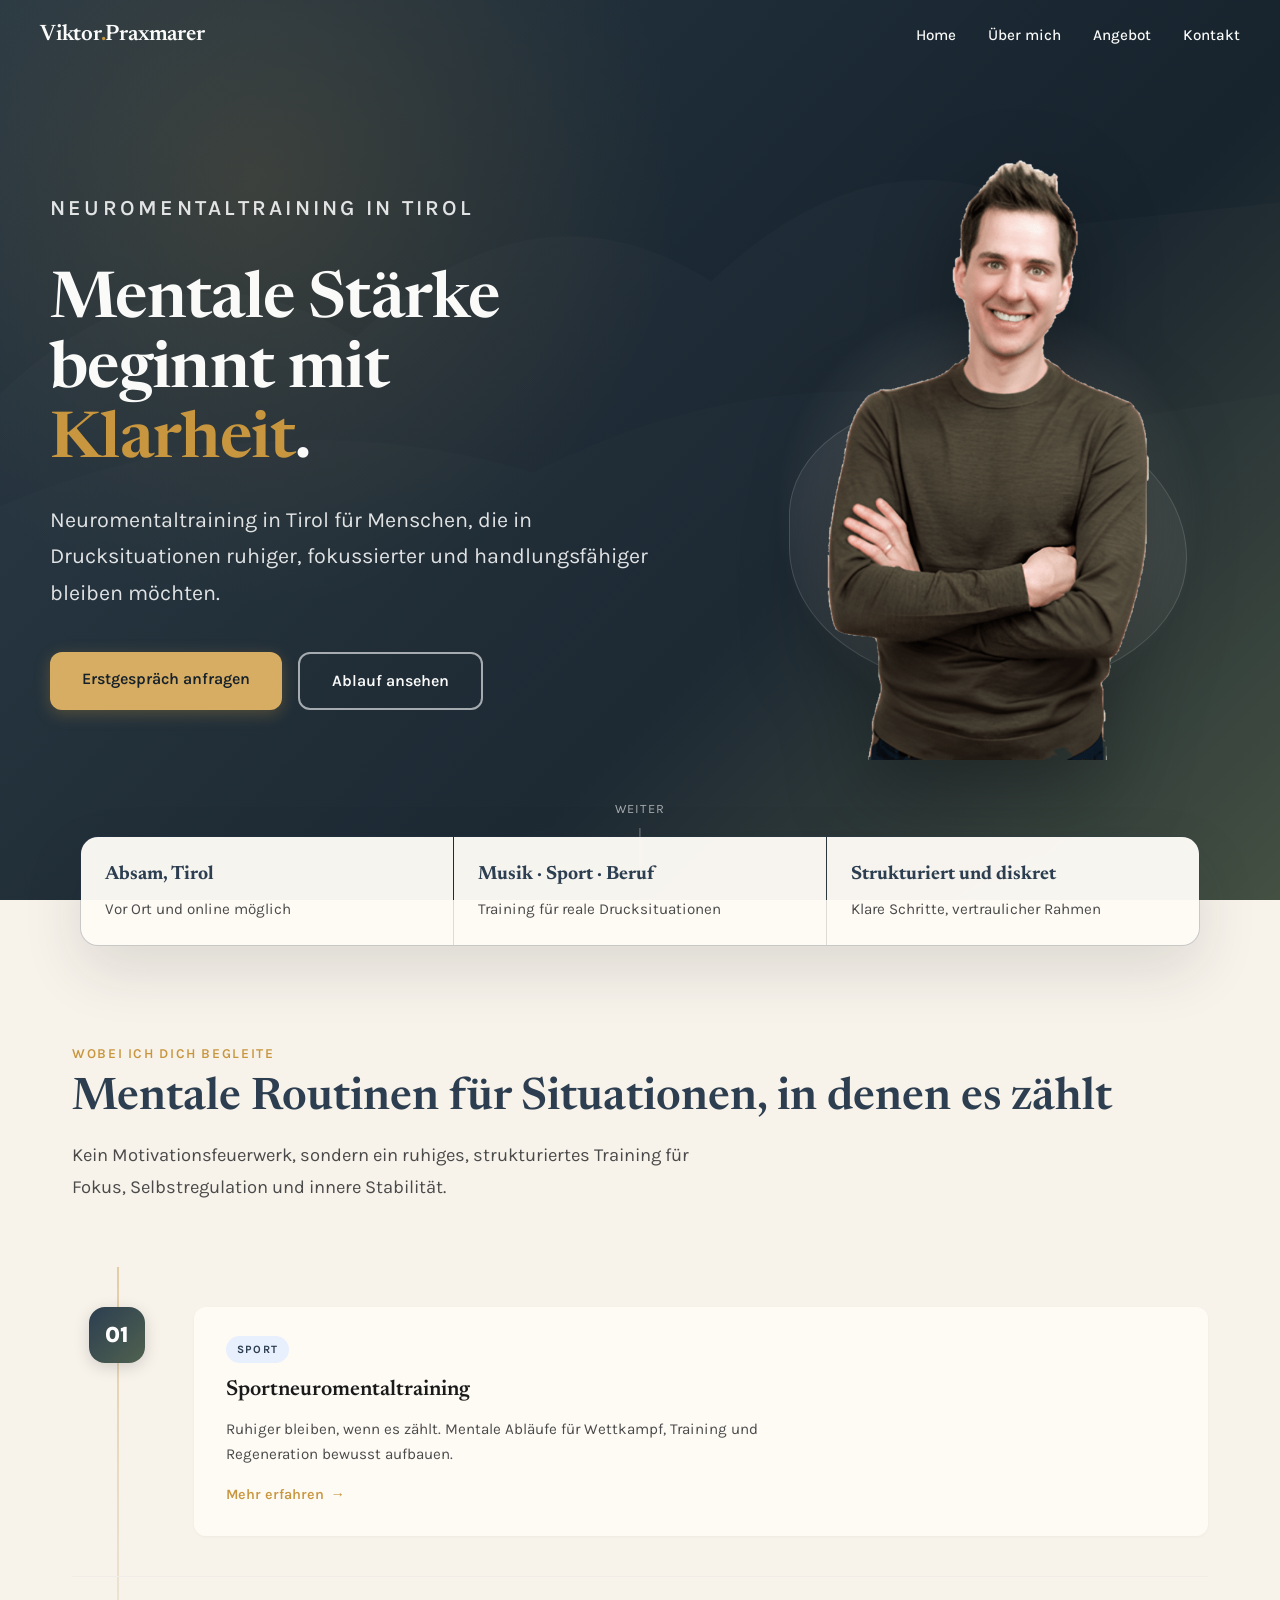
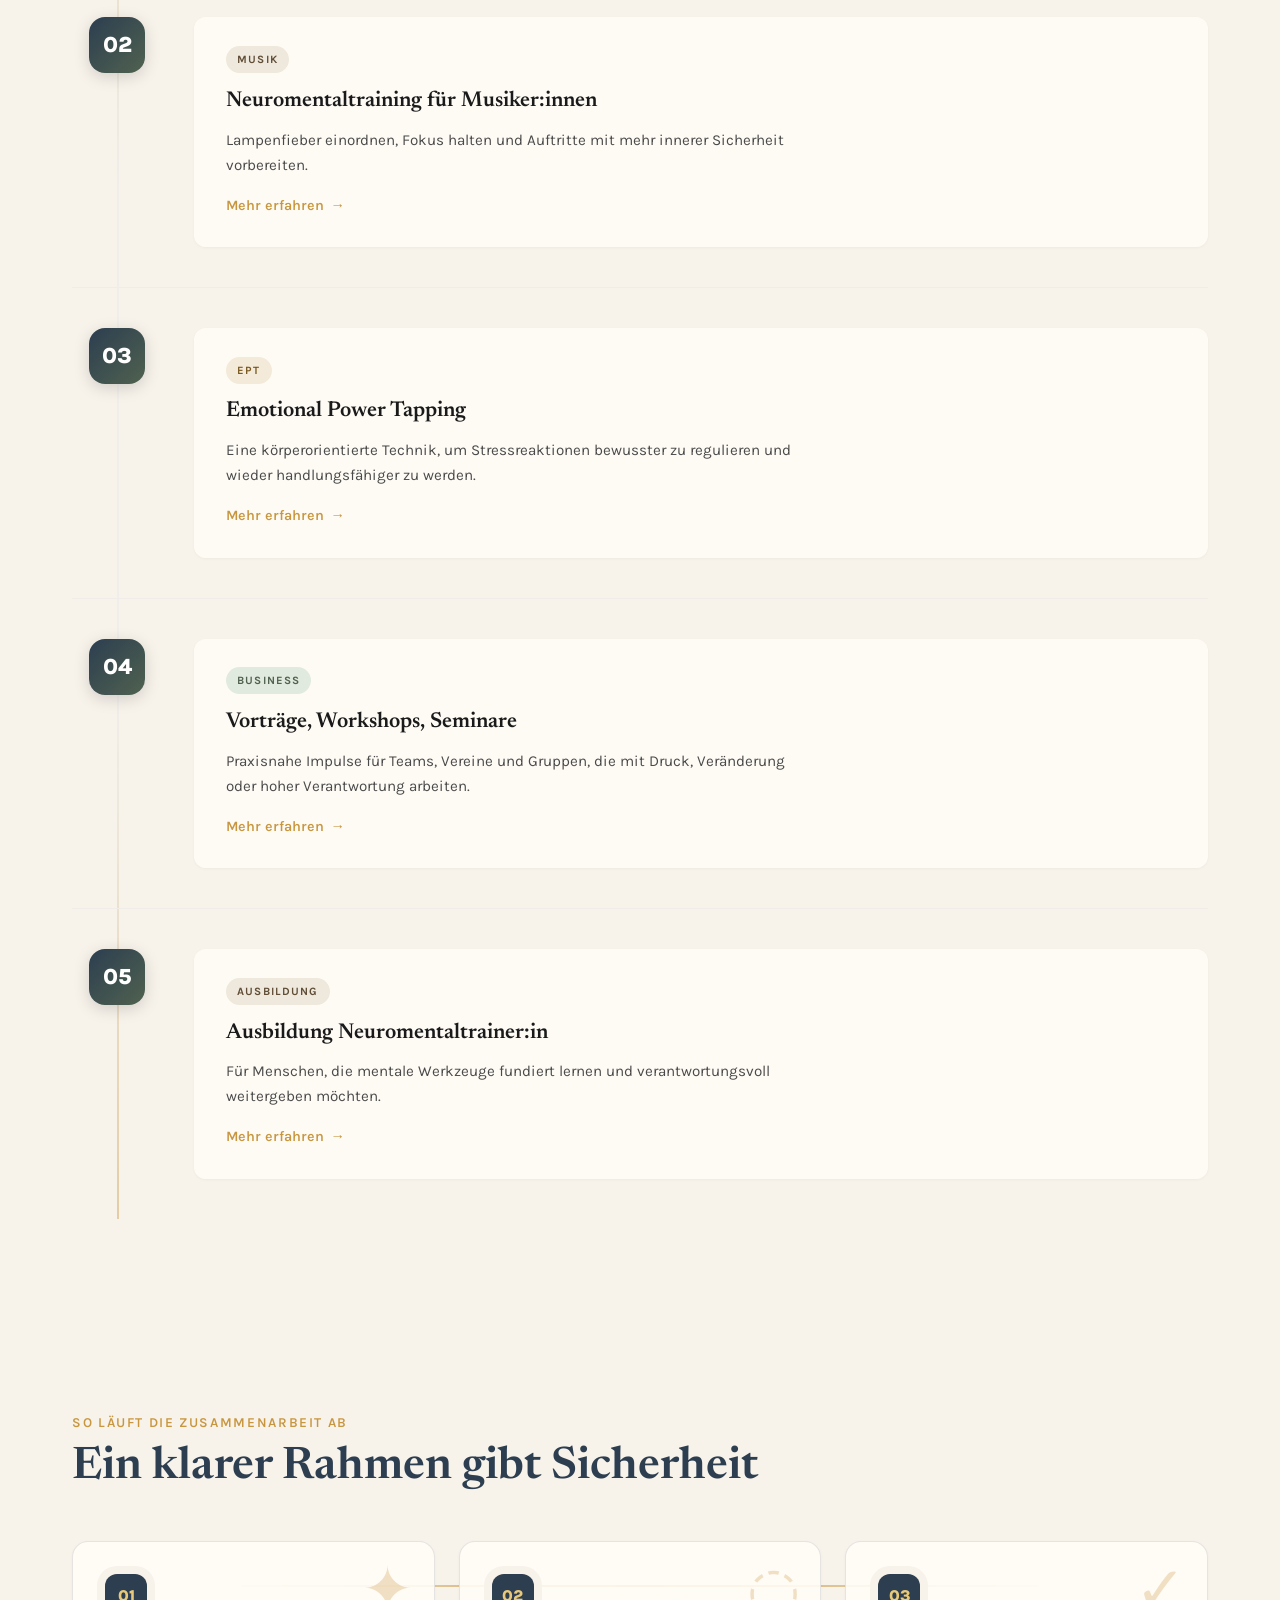
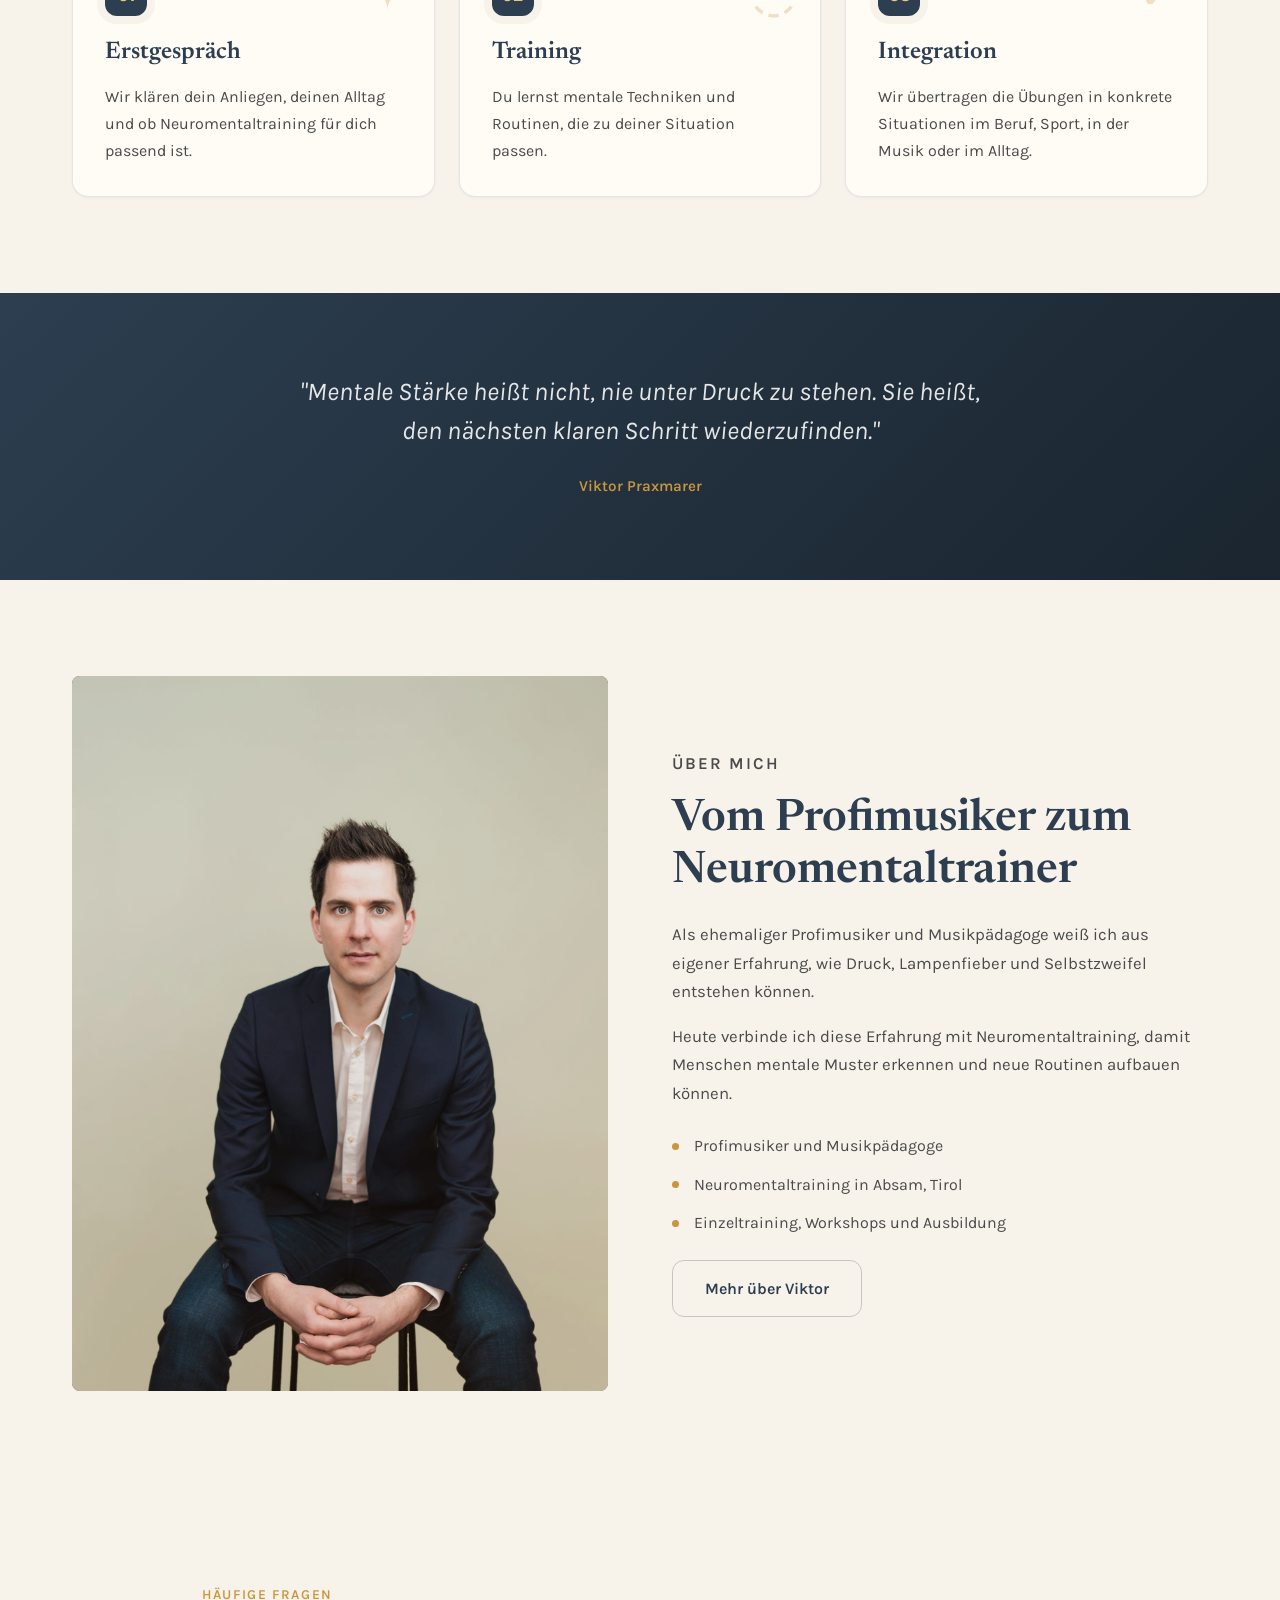
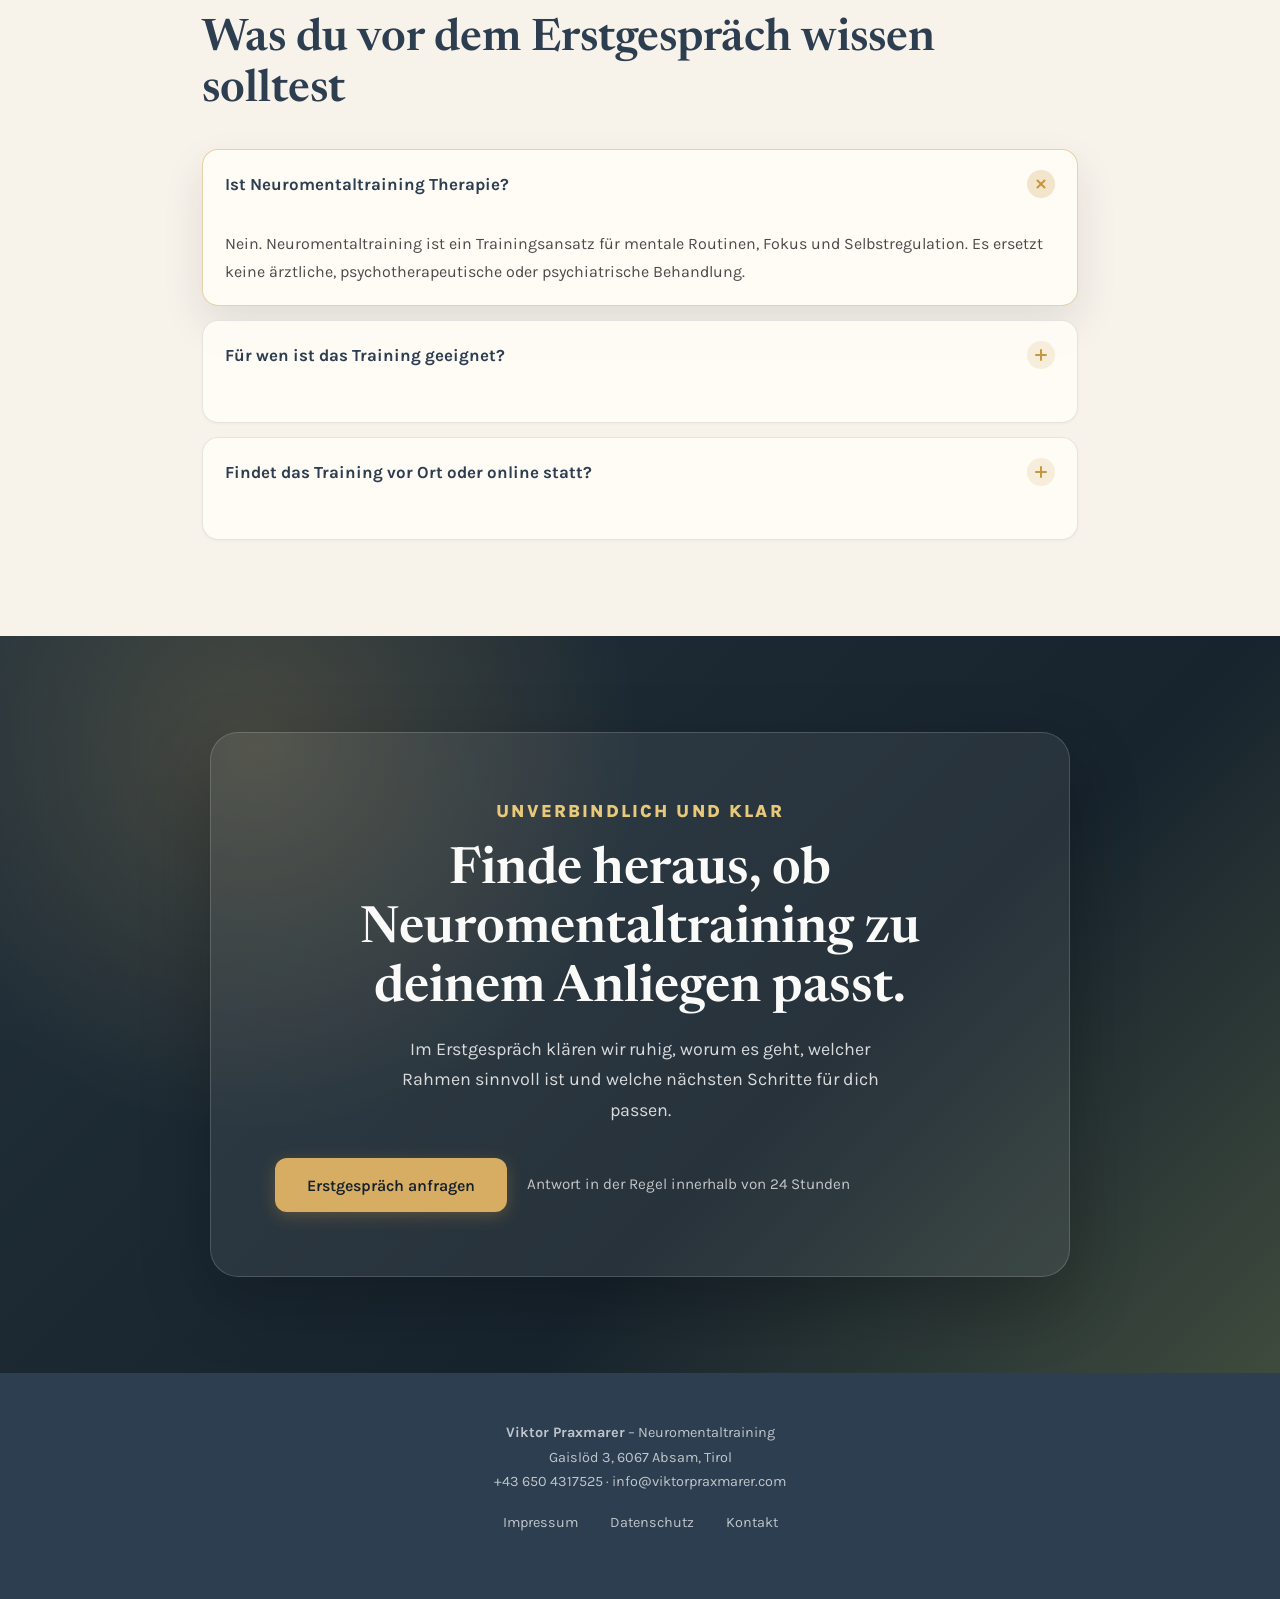
<file: index.html>
<!DOCTYPE html>
<html lang="de">
<head>
  <meta charset="UTF-8">
  <meta name="viewport" content="width=device-width, initial-scale=1.0">
  <meta name="description" content="Viktor Praxmarer – Neuromentaltraining in Tirol. Training für Fokus, Selbstregulation und mentale Stärke in Beruf, Sport, Musik und Alltag.">
  <title>Viktor Praxmarer | Neuromentaltraining</title>
  <link rel="preconnect" href="https://fonts.googleapis.com">
  <link rel="preconnect" href="https://fonts.gstatic.com" crossorigin>
  <link href="https://fonts.googleapis.com/css2?family=Newsreader:opsz,wght@6..72,400;6..72,500;6..72,600;6..72,700;6..72,800&family=Karla:wght@400;500;600;700&display=swap" rel="stylesheet">
  <link rel="stylesheet" href="assets/css/style.css">
</head>
<body>

<!-- Navigation -->
<nav class="nav">
  <div class="nav-inner">
    <a href="index.html" class="nav-logo">Viktor<span>.</span>Praxmarer</a>
    <ul class="nav-links">
      <li><a href="index.html">Home</a></li>
      <li><a href="ueber-mich.html">Über mich</a></li>
      <li><a href="angebot.html">Angebot</a></li>
      <li><a href="kontakt.html">Kontakt</a></li>
    </ul>
    <button class="mobile-toggle" aria-label="Menü">
      <span></span><span></span><span></span>
    </button>
  </div>
</nav>

<!-- Hero -->
<section class="hero">
  <div class="hero-bg"></div>

  <!-- Parallax mountain layers -->
  <div class="parallax-layer parallax-bg">
    <svg viewBox="0 0 1440 800" preserveAspectRatio="none" style="position:absolute;bottom:0;width:100%;height:100%">
      <path d="M0,800 L0,350 Q200,200 400,300 Q600,150 800,250 Q1000,100 1200,200 L1440,180 L1440,800 Z" fill="rgba(255,255,255,0.06)"/>
      <path d="M0,800 L0,450 Q300,350 600,420 Q900,300 1200,380 L1440,350 L1440,800 Z" fill="rgba(255,255,255,0.04)"/>
    </svg>
  </div>
  <div class="parallax-layer parallax-mid">
    <svg viewBox="0 0 1440 800" preserveAspectRatio="none" style="position:absolute;bottom:0;width:100%;height:100%">
      <path d="M0,800 L0,500 Q250,400 500,480 Q750,350 1000,450 Q1200,380 1440,420 L1440,800 Z" fill="rgba(255,255,255,0.05)"/>
    </svg>
  </div>
  <div class="parallax-layer parallax-front">
    <svg viewBox="0 0 1440 800" preserveAspectRatio="none" style="position:absolute;bottom:0;width:100%;height:100%">
      <path d="M0,800 L0,580 Q200,520 500,560 Q800,480 1100,530 Q1300,500 1440,520 L1440,800 Z" fill="rgba(255,255,255,0.03)"/>
    </svg>
  </div>

  <div class="hero-shell">
    <div class="hero-content">
      <p class="hero-pre">Neuromentaltraining in Tirol</p>
      <h1>
        <span class="line">Mentale Stärke</span>
        <span class="line">beginnt mit</span>
        <span class="line"><span class="accent">Klarheit</span>.</span>
      </h1>
      <p>Neuromentaltraining in Tirol für Menschen, die in Drucksituationen ruhiger, fokussierter und handlungsfähiger bleiben möchten.</p>
      <div class="hero-cta">
        <a href="kontakt.html" class="btn btn-primary">Erstgespräch anfragen</a>
        <a href="#ablauf" class="btn btn-outline">Ablauf ansehen</a>
      </div>
    </div>
    <div class="hero-portrait">
      <div class="hero-portrait-glow"></div>
      <img src="assets/images/viktor-portrait-cutout.png" alt="Viktor Praxmarer" fetchpriority="high">
    </div>
  </div>

  <div class="scroll-indicator">
    <span>WEITER</span>
    <div class="scroll-line"></div>
  </div>
</section>

<!-- Trust Strip -->
<section class="trust-strip" aria-label="Kurzüberblick">
  <div class="trust-item reveal">
    <strong>Absam, Tirol</strong>
    <span>Vor Ort und online möglich</span>
  </div>
  <div class="trust-item reveal reveal-delay-1">
    <strong>Musik · Sport · Beruf</strong>
    <span>Training für reale Drucksituationen</span>
  </div>
  <div class="trust-item reveal reveal-delay-2">
    <strong>Strukturiert und diskret</strong>
    <span>Klare Schritte, vertraulicher Rahmen</span>
  </div>
</section>

<!-- Angebote Preview -->
<section class="section" id="angebote">
  <p class="section-label reveal">Wobei ich dich begleite</p>
  <h2 class="reveal">Mentale Routinen für Situationen, in denen es zählt</h2>
  <p class="section-intro reveal">Kein Motivationsfeuerwerk, sondern ein ruhiges, strukturiertes Training für Fokus, Selbstregulation und innere Stabilität.</p>

  <div class="offer-grid">
    <a href="angebot.html#sport" class="offer-card reveal">
      <div class="offer-num n1">01</div>
      <div class="offer-body n1">
        <div class="offer-header">
          <span class="offer-tag sport">Sport</span>
        </div>
        <h3>Sportneuromentaltraining</h3>
        <p>Ruhiger bleiben, wenn es zählt. Mentale Abläufe für Wettkampf, Training und Regeneration bewusst aufbauen.</p>
        <span class="offer-link">Mehr erfahren</span>
      </div>
    </a>

    <a href="angebot.html#musik" class="offer-card reveal reveal-delay-1">
      <div class="offer-num n2">02</div>
      <div class="offer-body n2">
        <div class="offer-header">
          <span class="offer-tag music">Musik</span>
        </div>
        <h3>Neuromentaltraining für Musiker:innen</h3>
        <p>Lampenfieber einordnen, Fokus halten und Auftritte mit mehr innerer Sicherheit vorbereiten.</p>
        <span class="offer-link">Mehr erfahren</span>
      </div>
    </a>

    <a href="angebot.html#ept" class="offer-card reveal reveal-delay-2">
      <div class="offer-num n3">03</div>
      <div class="offer-body n3">
        <div class="offer-header">
          <span class="offer-tag ept">EPT</span>
        </div>
        <h3>Emotional Power Tapping</h3>
        <p>Eine körperorientierte Technik, um Stressreaktionen bewusster zu regulieren und wieder handlungsfähiger zu werden.</p>
        <span class="offer-link">Mehr erfahren</span>
      </div>
    </a>

    <a href="angebot.html#workshops" class="offer-card reveal reveal-delay-1">
      <div class="offer-num n4">04</div>
      <div class="offer-body n4">
        <div class="offer-header">
          <span class="offer-tag workshop">Business</span>
        </div>
        <h3>Vorträge, Workshops, Seminare</h3>
        <p>Praxisnahe Impulse für Teams, Vereine und Gruppen, die mit Druck, Veränderung oder hoher Verantwortung arbeiten.</p>
        <span class="offer-link">Mehr erfahren</span>
      </div>
    </a>

    <a href="angebot.html#ausbildung" class="offer-card reveal reveal-delay-2">
      <div class="offer-num n5">05</div>
      <div class="offer-body n5">
        <div class="offer-header">
          <span class="offer-tag academy">Ausbildung</span>
        </div>
        <h3>Ausbildung Neuromentaltrainer:in</h3>
        <p>Für Menschen, die mentale Werkzeuge fundiert lernen und verantwortungsvoll weitergeben möchten.</p>
        <span class="offer-link">Mehr erfahren</span>
      </div>
    </a>
  </div>
</section>

<!-- Process -->
<section class="section process-section" id="ablauf">
  <p class="section-label reveal">So läuft die Zusammenarbeit ab</p>
  <h2 class="reveal">Ein klarer Rahmen gibt Sicherheit</h2>
  <div class="process-flow" aria-label="Ablauf in drei Schritten">
    <div class="process-line" aria-hidden="true"></div>
    <div class="process-card reveal">
      <span class="process-number">01</span>
      <div class="process-icon" aria-hidden="true">✦</div>
      <h3>Erstgespräch</h3>
      <p>Wir klären dein Anliegen, deinen Alltag und ob Neuromentaltraining für dich passend ist.</p>
    </div>
    <div class="process-card reveal reveal-delay-1">
      <span class="process-number">02</span>
      <div class="process-icon" aria-hidden="true">◌</div>
      <h3>Training</h3>
      <p>Du lernst mentale Techniken und Routinen, die zu deiner Situation passen.</p>
    </div>
    <div class="process-card reveal reveal-delay-2">
      <span class="process-number">03</span>
      <div class="process-icon" aria-hidden="true">✓</div>
      <h3>Integration</h3>
      <p>Wir übertragen die Übungen in konkrete Situationen im Beruf, Sport, in der Musik oder im Alltag.</p>
    </div>
  </div>
</section>

<!-- Quote -->
<section class="quote-section reveal">
  <blockquote>
    "Mentale Stärke heißt nicht, nie unter Druck zu stehen. Sie heißt, den nächsten klaren Schritt wiederzufinden."
  </blockquote>
  <cite>Viktor Praxmarer</cite>
</section>

<!-- About Preview -->
<section class="section" id="ueber-mich">
  <div class="about-grid">
    <div class="about-image reveal">
      <img src="assets/images/hero.jpg" alt="Viktor Praxmarer Neuromentaltrainer" loading="lazy">
    </div>
    <div class="about-text reveal">
      <p class="section-label">Über mich</p>
      <h2>Vom Profimusiker zum Neuromentaltrainer</h2>
      <p>Als ehemaliger Profimusiker und Musikpädagoge weiß ich aus eigener Erfahrung, wie Druck, Lampenfieber und Selbstzweifel entstehen können.</p>
      <p>Heute verbinde ich diese Erfahrung mit Neuromentaltraining, damit Menschen mentale Muster erkennen und neue Routinen aufbauen können.</p>
      <div class="trust-list">
        <span>Profimusiker und Musikpädagoge</span>
        <span>Neuromentaltraining in Absam, Tirol</span>
        <span>Einzeltraining, Workshops und Ausbildung</span>
      </div>
      <a href="ueber-mich.html" class="btn btn-secondary btn-about">Mehr über Viktor</a>
    </div>
  </div>
</section>

<!-- FAQ -->
<section class="section faq-section">
  <p class="section-label reveal">Häufige Fragen</p>
  <h2 class="reveal">Was du vor dem Erstgespräch wissen solltest</h2>
  <div class="faq-accordion" data-accordion>
    <div class="faq-item reveal is-open">
      <button class="faq-question" type="button" aria-expanded="true">
        <span>Ist Neuromentaltraining Therapie?</span>
        <span class="faq-plus" aria-hidden="true"></span>
      </button>
      <div class="faq-answer">
        <p>Nein. Neuromentaltraining ist ein Trainingsansatz für mentale Routinen, Fokus und Selbstregulation. Es ersetzt keine ärztliche, psychotherapeutische oder psychiatrische Behandlung.</p>
      </div>
    </div>
    <div class="faq-item reveal reveal-delay-1">
      <button class="faq-question" type="button" aria-expanded="false">
        <span>Für wen ist das Training geeignet?</span>
        <span class="faq-plus" aria-hidden="true"></span>
      </button>
      <div class="faq-answer">
        <p>Für Menschen in Beruf, Sport, Musik oder Alltag, die in belastenden Situationen klarer, ruhiger und handlungsfähiger bleiben möchten.</p>
      </div>
    </div>
    <div class="faq-item reveal reveal-delay-2">
      <button class="faq-question" type="button" aria-expanded="false">
        <span>Findet das Training vor Ort oder online statt?</span>
        <span class="faq-plus" aria-hidden="true"></span>
      </button>
      <div class="faq-answer">
        <p>Beides ist möglich. Vor Ort in Absam, Tirol, oder nach Vereinbarung online.</p>
      </div>
    </div>
  </div>
</section>

<!-- CTA Banner -->
<section class="cta-banner reveal">
  <div class="cta-card">
    <p class="cta-kicker">Unverbindlich und klar</p>
    <h2>Finde heraus, ob Neuromentaltraining zu deinem Anliegen passt.</h2>
    <p>Im Erstgespräch klären wir ruhig, worum es geht, welcher Rahmen sinnvoll ist und welche nächsten Schritte für dich passen.</p>
    <div class="cta-actions">
      <a href="kontakt.html" class="btn btn-primary">Erstgespräch anfragen</a>
      <span>Antwort in der Regel innerhalb von 24 Stunden</span>
    </div>
  </div>
</section>

<!-- Footer -->
<footer class="footer">
  <div class="footer-inner">
    <p><strong>Viktor Praxmarer</strong> – Neuromentaltraining</p>
    <p>Gaislöd 3, 6067 Absam, Tirol</p>
    <p>+43 650 4317525 · info@viktorpraxmarer.com</p>
    <div class="footer-links">
      <a href="impressum.html">Impressum</a>
      <a href="datenschutz.html">Datenschutz</a>
      <a href="kontakt.html">Kontakt</a>
    </div>
  </div>
</footer>

<script src="assets/js/main.js"></script>
</body>
</html>
</file>
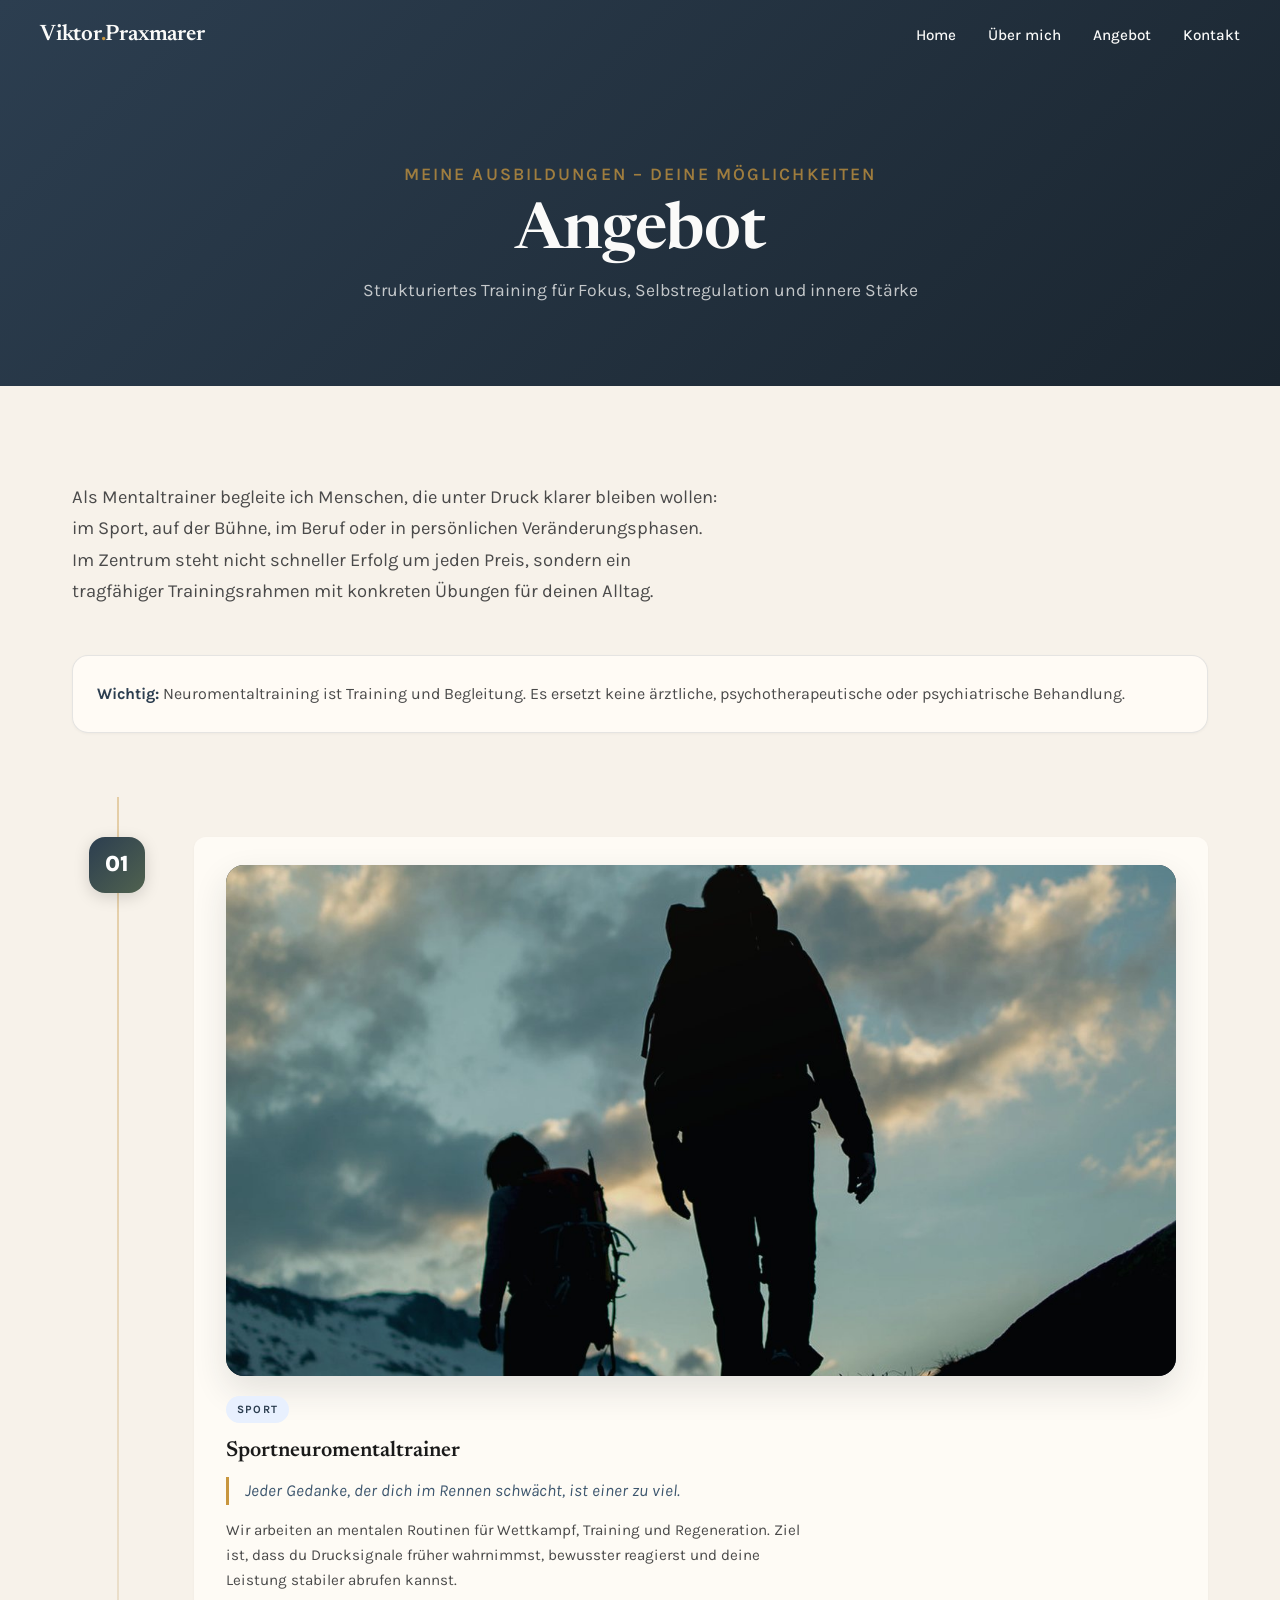
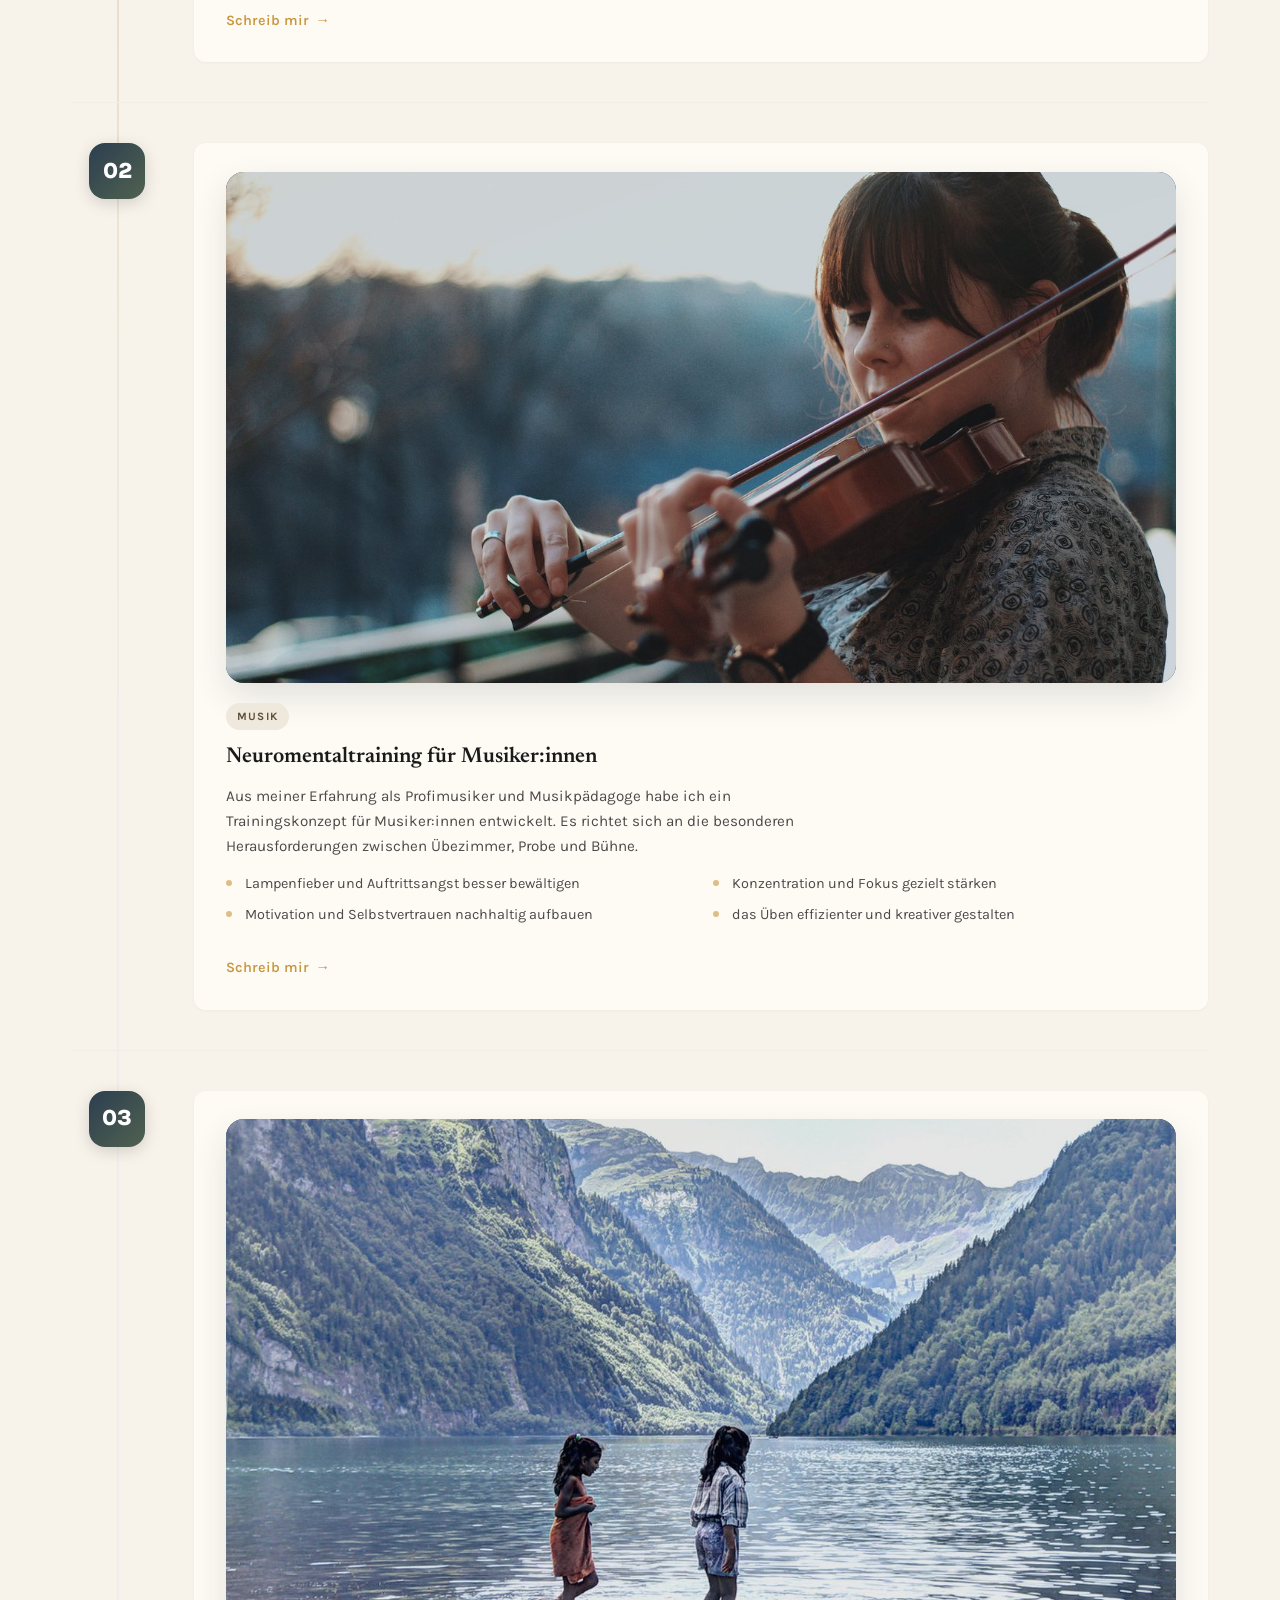
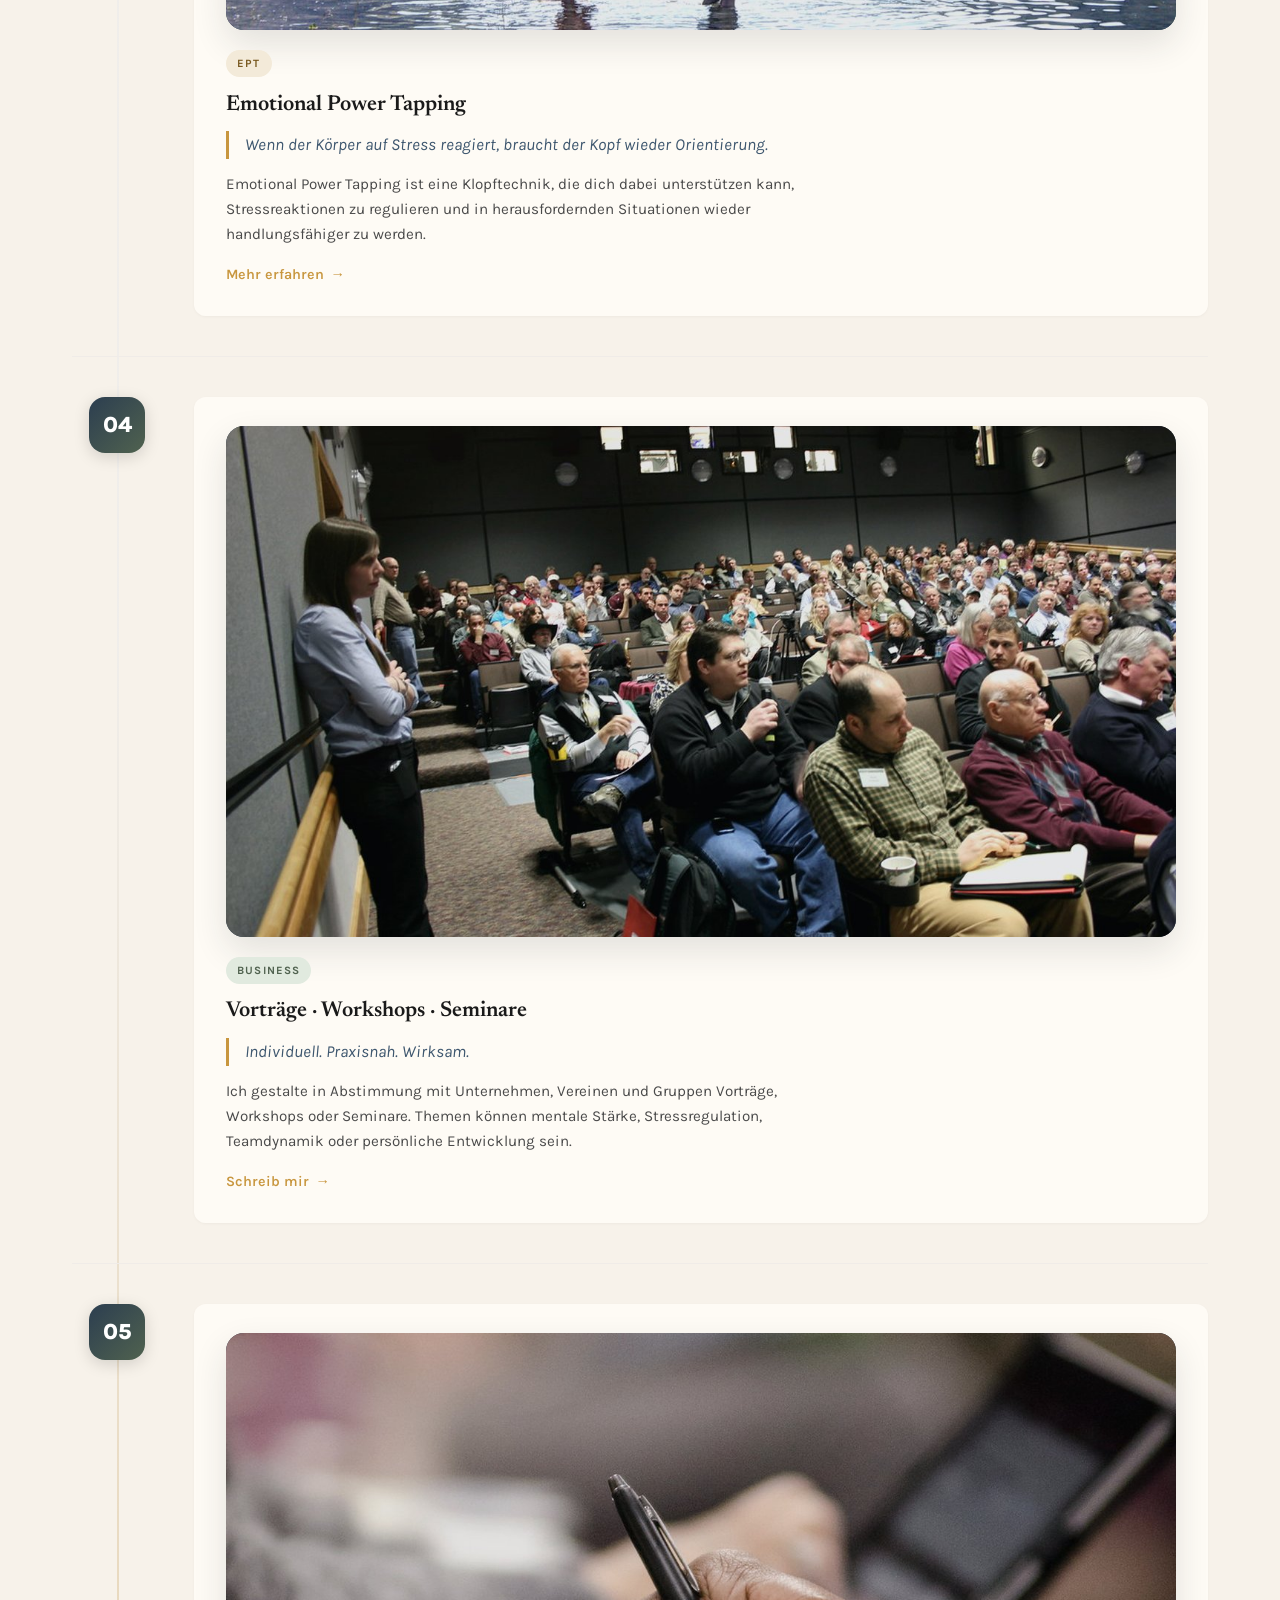
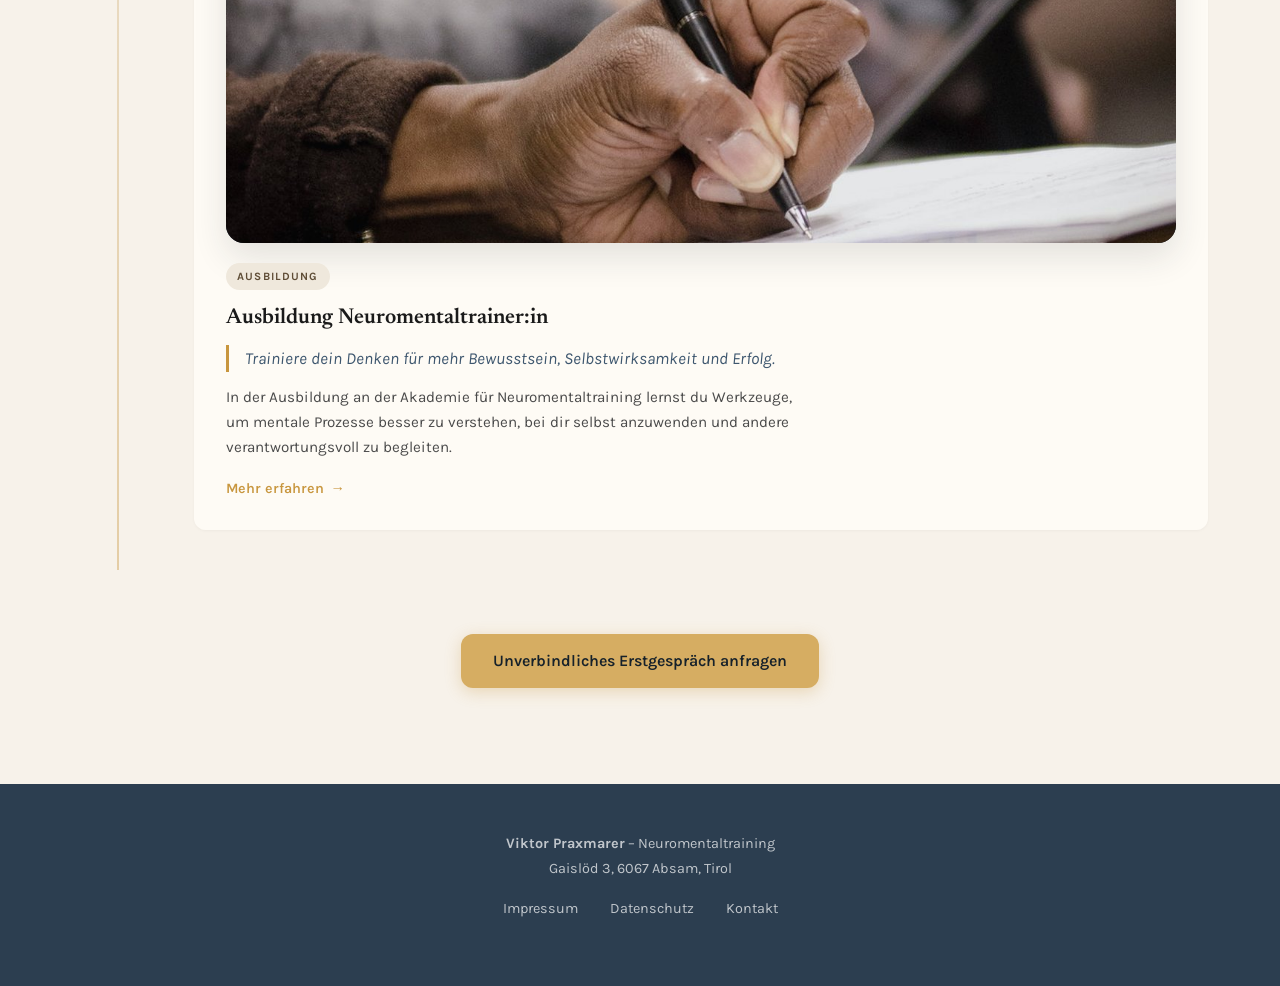
<file: angebot.html>
<!DOCTYPE html>
<html lang="de">
<head>
  <meta charset="UTF-8">
  <meta name="viewport" content="width=device-width, initial-scale=1.0">
  <meta name="description" content="Angebote von Viktor Praxmarer: Sportneuromentaltraining, Musik, EPT, Workshops und Ausbildung.">
  <title>Angebot | Viktor Praxmarer</title>
  <link href="https://fonts.googleapis.com/css2?family=Newsreader:opsz,wght@6..72,400;6..72,500;6..72,600;6..72,700;6..72,800&family=Karla:wght@400;500;600;700&display=swap" rel="stylesheet">
  <link rel="stylesheet" href="assets/css/style.css">
</head>
<body>

<nav class="nav scrolled">
  <div class="nav-inner">
    <a href="index.html" class="nav-logo">Viktor<span>.</span>Praxmarer</a>
    <ul class="nav-links">
      <li><a href="index.html">Home</a></li>
      <li><a href="ueber-mich.html">Über mich</a></li>
      <li><a href="angebot.html">Angebot</a></li>
      <li><a href="kontakt.html">Kontakt</a></li>
    </ul>
    <button class="mobile-toggle" aria-label="Menü">
      <span></span><span></span><span></span>
    </button>
  </div>
</nav>

<section class="sub-hero">
  <p class="section-label" style="color:var(--gipfel-gold);">meine Ausbildungen – deine Möglichkeiten</p>
  <h1>Angebot</h1>
  <p>Strukturiertes Training für Fokus, Selbstregulation und innere Stärke</p>
</section>

<main class="section">
  <p class="section-intro reveal">Als Mentaltrainer begleite ich Menschen, die unter Druck klarer bleiben wollen: im Sport, auf der Bühne, im Beruf oder in persönlichen Veränderungsphasen. Im Zentrum steht nicht schneller Erfolg um jeden Preis, sondern ein tragfähiger Trainingsrahmen mit konkreten Übungen für deinen Alltag.</p>
  <div class="notice-box reveal">
    <strong>Wichtig:</strong> Neuromentaltraining ist Training und Begleitung. Es ersetzt keine ärztliche, psychotherapeutische oder psychiatrische Behandlung.
  </div>

  <div class="offer-grid">

    <!-- 01 Sport -->
    <div class="offer-card reveal" id="sport">
      <div class="offer-num n1">01</div>
      <div class="offer-body n1">
        <figure class="offer-media"><img src="assets/images/offer-sport.jpg" alt="Symbolbild Sportneuromentaltraining" loading="lazy"></figure>
        <div class="offer-header">
          <span class="offer-tag sport">Sport</span>
        </div>
        <h3>Sportneuromentaltrainer</h3>
        <p class="offer-quote">Jeder Gedanke, der dich im Rennen schwächt, ist einer zu viel.</p>
        <p>Wir arbeiten an mentalen Routinen für Wettkampf, Training und Regeneration. Ziel ist, dass du Drucksignale früher wahrnimmst, bewusster reagierst und deine Leistung stabiler abrufen kannst.</p>
        <a href="kontakt.html" class="offer-link">Schreib mir</a>
      </div>
    </div>

    <!-- 02 Musik -->
    <div class="offer-card reveal reveal-delay-1" id="musik">
      <div class="offer-num n2">02</div>
      <div class="offer-body n2">
        <figure class="offer-media"><img src="assets/images/offer-music.jpg" alt="Symbolbild Neuromentaltraining für Musiker:innen" loading="lazy"></figure>
        <div class="offer-header">
          <span class="offer-tag music">Musik</span>
        </div>
        <h3>Neuromentaltraining für Musiker:innen</h3>
        <p>Aus meiner Erfahrung als Profimusiker und Musikpädagoge habe ich ein Trainingskonzept für Musiker:innen entwickelt. Es richtet sich an die besonderen Herausforderungen zwischen Übezimmer, Probe und Bühne.</p>
        <ul class="offer-features">
          <li>Lampenfieber und Auftrittsangst besser bewältigen</li>
          <li>Konzentration und Fokus gezielt stärken</li>
          <li>Motivation und Selbstvertrauen nachhaltig aufbauen</li>
          <li>das Üben effizienter und kreativer gestalten</li>
        </ul>
        <a href="kontakt.html" class="offer-link">Schreib mir</a>
      </div>
    </div>

    <!-- 03 EPT -->
    <div class="offer-card reveal reveal-delay-2" id="ept">
      <div class="offer-num n3">03</div>
      <div class="offer-body n3">
        <figure class="offer-media"><img src="assets/images/offer-ept.jpg" alt="Symbolbild Stressregulation und Emotional Power Tapping" loading="lazy"></figure>
        <div class="offer-header">
          <span class="offer-tag ept">EPT</span>
        </div>
        <h3>Emotional Power Tapping</h3>
        <p class="offer-quote">Wenn der Körper auf Stress reagiert, braucht der Kopf wieder Orientierung.</p>
        <p>Emotional Power Tapping ist eine Klopftechnik, die dich dabei unterstützen kann, Stressreaktionen zu regulieren und in herausfordernden Situationen wieder handlungsfähiger zu werden.</p>
        <a href="kontakt.html" class="offer-link">Mehr erfahren</a>
      </div>
    </div>

    <!-- 04 Workshops -->
    <div class="offer-card reveal" id="workshops">
      <div class="offer-num n4">04</div>
      <div class="offer-body n4">
        <figure class="offer-media"><img src="assets/images/offer-workshop.jpg" alt="Symbolbild Vorträge, Workshops und Seminare" loading="lazy"></figure>
        <div class="offer-header">
          <span class="offer-tag workshop">Business</span>
        </div>
        <h3>Vorträge · Workshops · Seminare</h3>
        <p class="offer-quote">Individuell. Praxisnah. Wirksam.</p>
        <p>Ich gestalte in Abstimmung mit Unternehmen, Vereinen und Gruppen Vorträge, Workshops oder Seminare. Themen können mentale Stärke, Stressregulation, Teamdynamik oder persönliche Entwicklung sein.</p>
        <a href="kontakt.html" class="offer-link">Schreib mir</a>
      </div>
    </div>

    <!-- 05 Ausbildung -->
    <div class="offer-card reveal" id="ausbildung">
      <div class="offer-num n5">05</div>
      <div class="offer-body n5">
        <figure class="offer-media"><img src="assets/images/offer-academy.jpg" alt="Symbolbild Ausbildung und Lernen" loading="lazy"></figure>
        <div class="offer-header">
          <span class="offer-tag academy">Ausbildung</span>
        </div>
        <h3>Ausbildung Neuromentaltrainer:in</h3>
        <p class="offer-quote">Trainiere dein Denken für mehr Bewusstsein, Selbstwirksamkeit und Erfolg.</p>
        <p>In der Ausbildung an der Akademie für Neuromentaltraining lernst du Werkzeuge, um mentale Prozesse besser zu verstehen, bei dir selbst anzuwenden und andere verantwortungsvoll zu begleiten.</p>
        <a href="kontakt.html" class="offer-link">Mehr erfahren</a>
      </div>
    </div>
  </div>

  <div style="text-align:center;margin-top:4rem;" class="reveal">
    <a href="kontakt.html" class="btn btn-primary">Unverbindliches Erstgespräch anfragen</a>
  </div>
</main>

<footer class="footer">
  <div class="footer-inner">
    <p><strong>Viktor Praxmarer</strong> – Neuromentaltraining</p>
    <p>Gaislöd 3, 6067 Absam, Tirol</p>
    <div class="footer-links">
      <a href="impressum.html">Impressum</a>
      <a href="datenschutz.html">Datenschutz</a>
      <a href="kontakt.html">Kontakt</a>
    </div>
  </div>
</footer>

<script src="assets/js/main.js"></script>
</body>
</html>
</file>
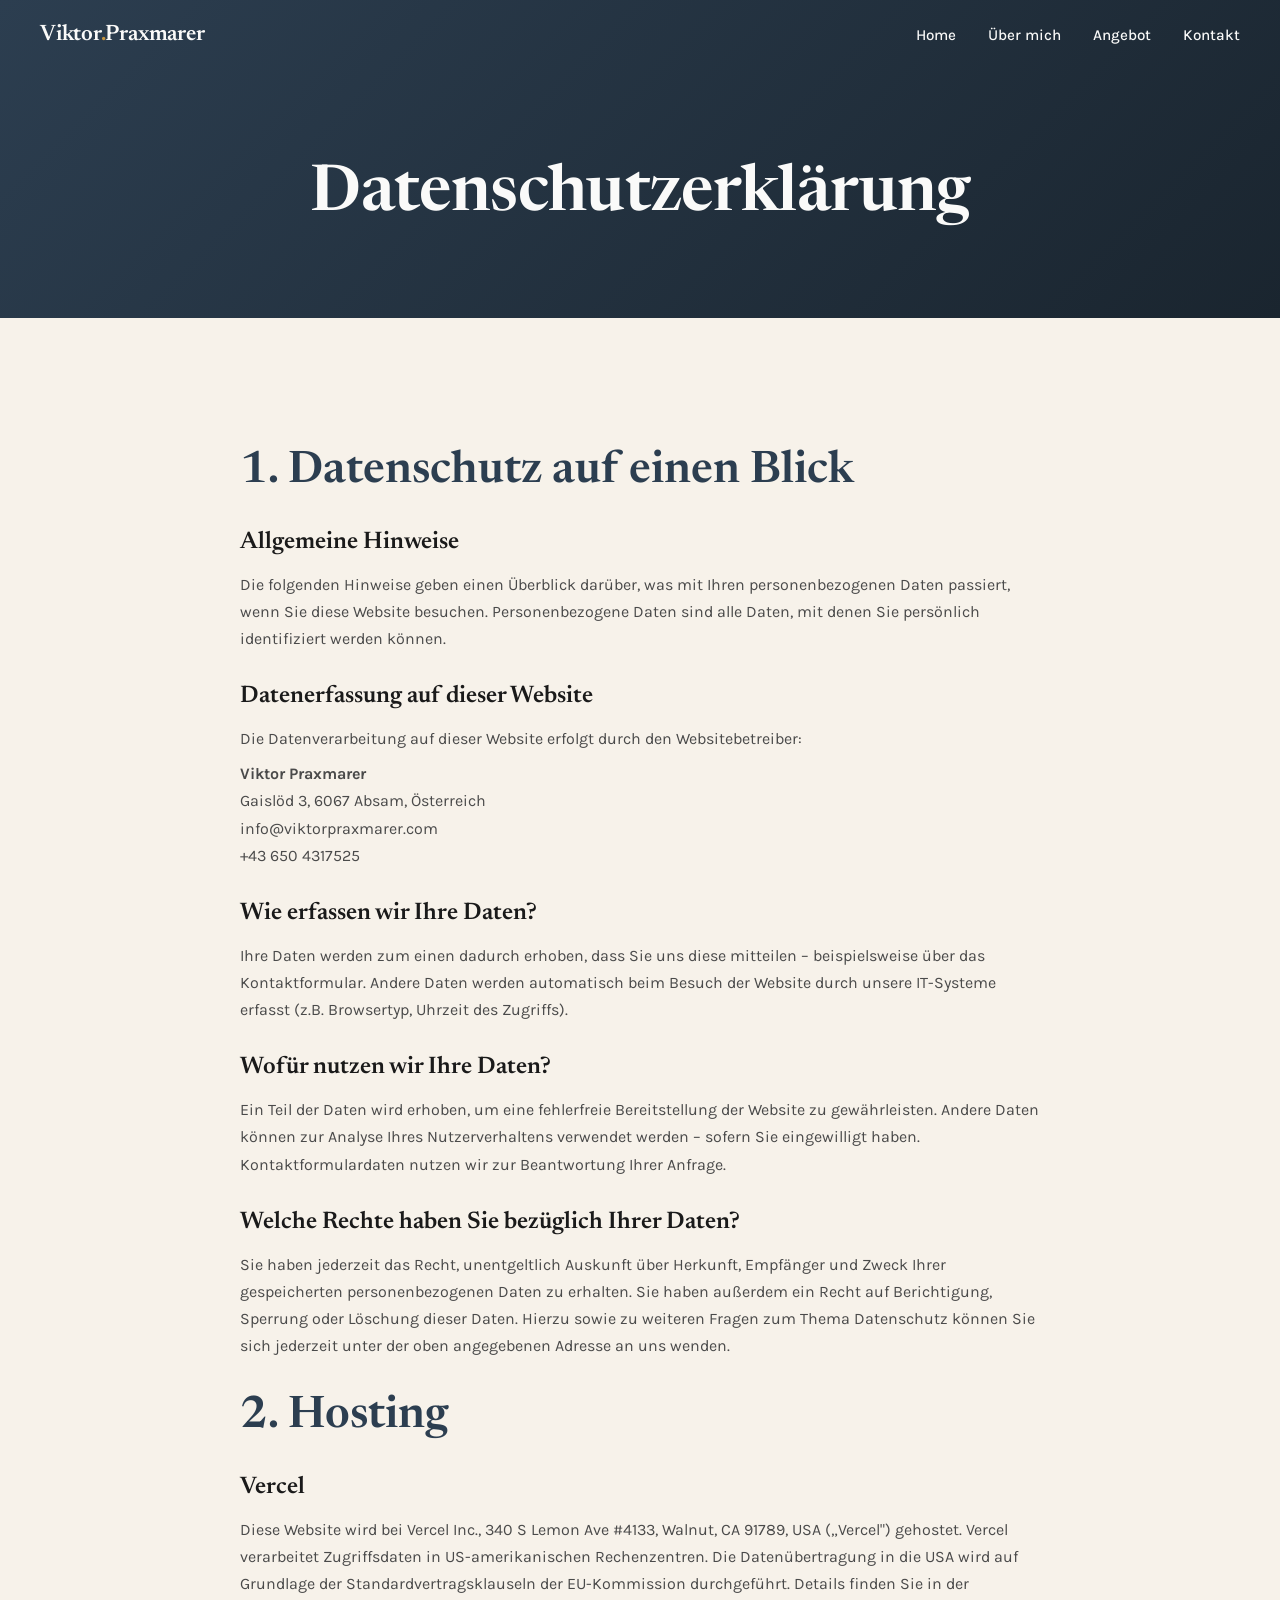
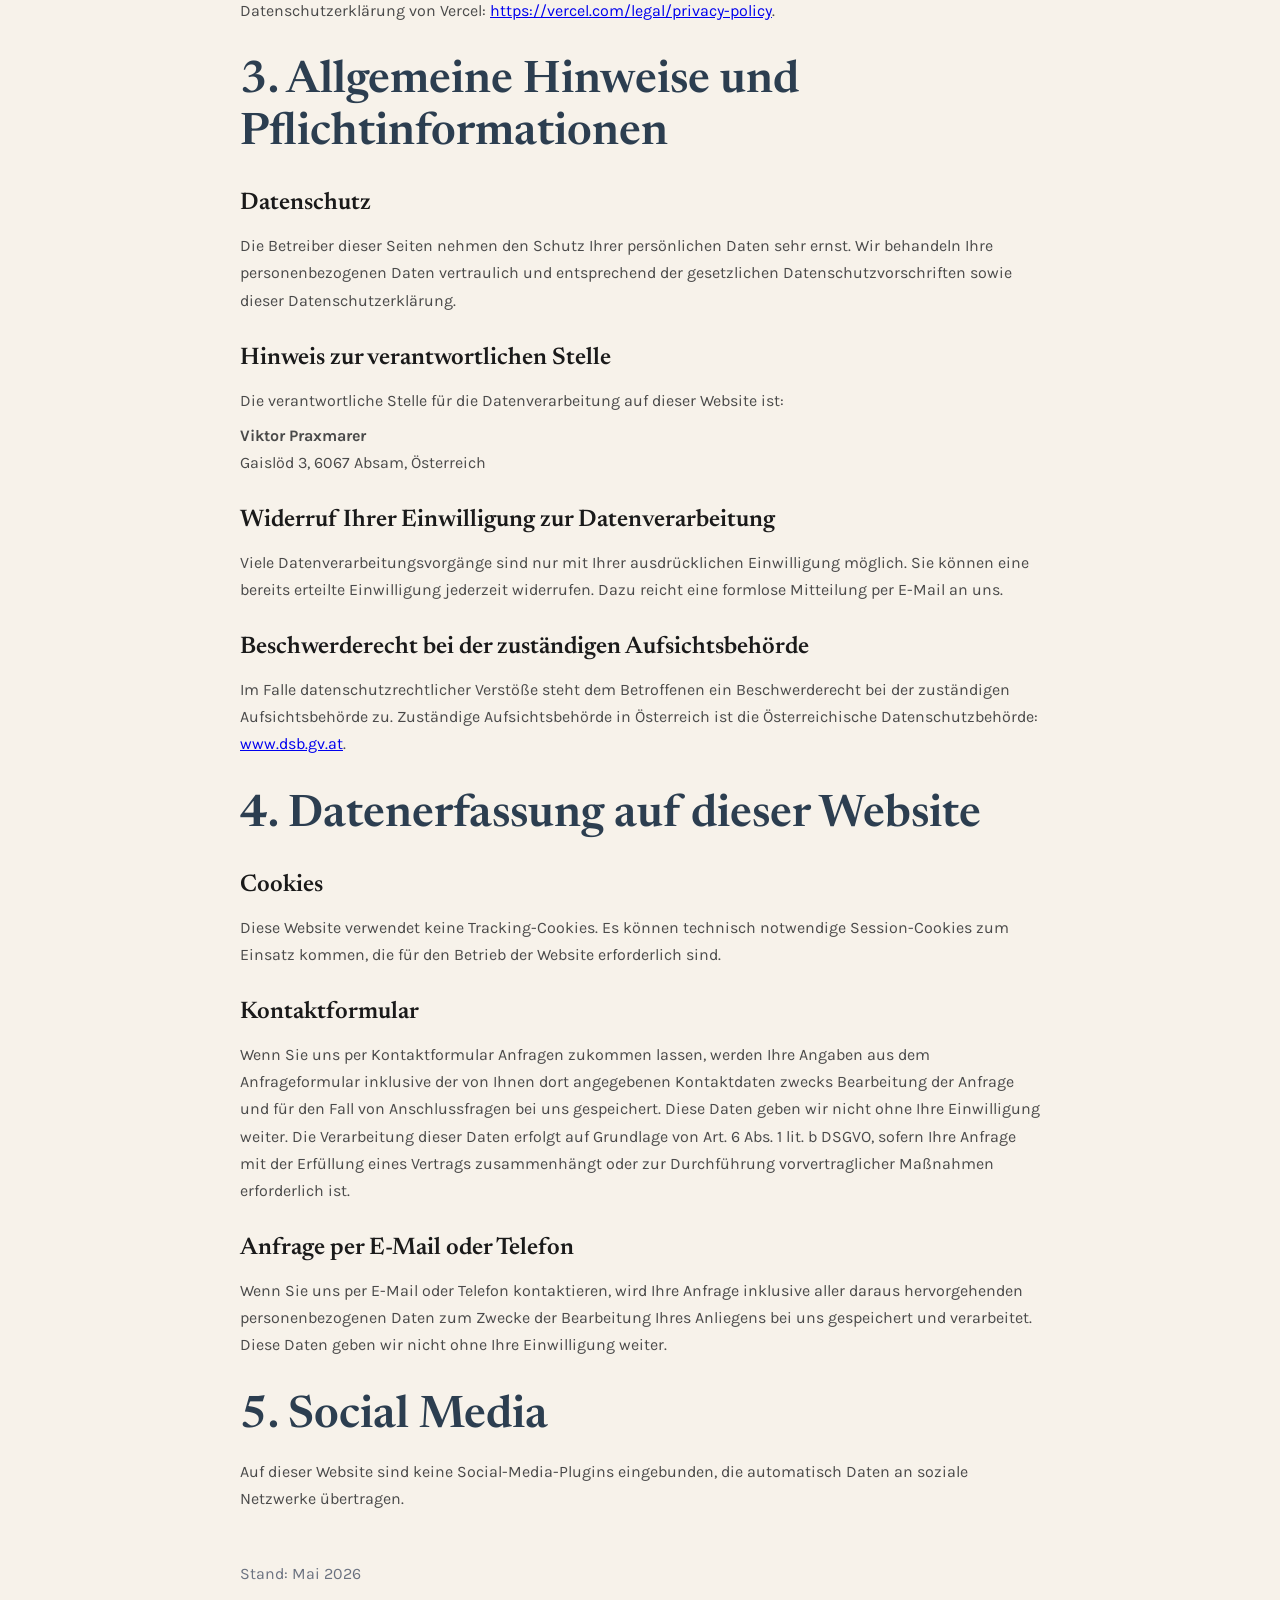
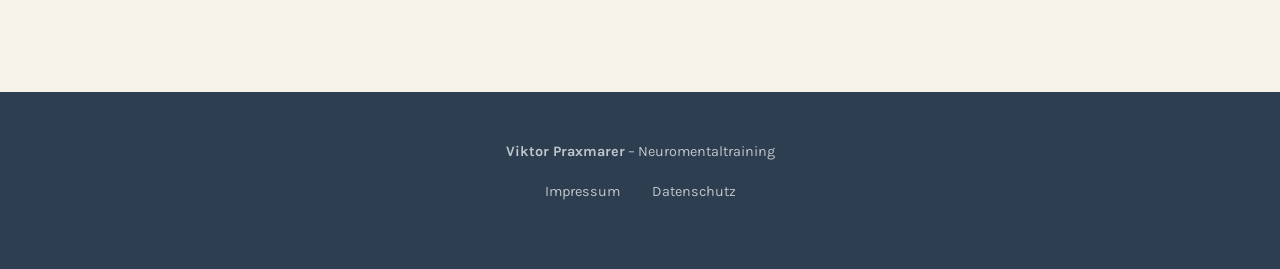
<file: datenschutz.html>
<!DOCTYPE html>
<html lang="de">
<head>
  <meta charset="UTF-8">
  <meta name="viewport" content="width=device-width, initial-scale=1.0">
  <title>Datenschutz | Viktor Praxmarer</title>
  <link href="https://fonts.googleapis.com/css2?family=Newsreader:opsz,wght@6..72,400;6..72,500;6..72,600;6..72,700;6..72,800&family=Karla:wght@400;500;600;700&display=swap" rel="stylesheet">
  <link rel="stylesheet" href="assets/css/style.css">
</head>
<body>

<nav class="nav scrolled">
  <div class="nav-inner">
    <a href="index.html" class="nav-logo">Viktor<span>.</span>Praxmarer</a>
    <ul class="nav-links">
      <li><a href="index.html">Home</a></li>
      <li><a href="ueber-mich.html">Über mich</a></li>
      <li><a href="angebot.html">Angebot</a></li>
      <li><a href="kontakt.html">Kontakt</a></li>
    </ul>
    <button class="mobile-toggle" aria-label="Menü">
      <span></span><span></span><span></span>
    </button>
  </div>
</nav>

<section class="sub-hero">
  <h1>Datenschutzerklärung</h1>
</section>

<main class="section reveal">
  <div class="legal-content">
    <h2>1. Datenschutz auf einen Blick</h2>

    <h3>Allgemeine Hinweise</h3>
    <p>Die folgenden Hinweise geben einen Überblick darüber, was mit Ihren personenbezogenen Daten passiert, wenn Sie diese Website besuchen. Personenbezogene Daten sind alle Daten, mit denen Sie persönlich identifiziert werden können.</p>

    <h3>Datenerfassung auf dieser Website</h3>
    <p>Die Datenverarbeitung auf dieser Website erfolgt durch den Websitebetreiber:</p>
    <p><strong>Viktor Praxmarer</strong><br>Gaislöd 3, 6067 Absam, Österreich<br>info@viktorpraxmarer.com<br>+43 650 4317525</p>

    <h3>Wie erfassen wir Ihre Daten?</h3>
    <p>Ihre Daten werden zum einen dadurch erhoben, dass Sie uns diese mitteilen – beispielsweise über das Kontaktformular. Andere Daten werden automatisch beim Besuch der Website durch unsere IT-Systeme erfasst (z.B. Browsertyp, Uhrzeit des Zugriffs).</p>

    <h3>Wofür nutzen wir Ihre Daten?</h3>
    <p>Ein Teil der Daten wird erhoben, um eine fehlerfreie Bereitstellung der Website zu gewährleisten. Andere Daten können zur Analyse Ihres Nutzerverhaltens verwendet werden – sofern Sie eingewilligt haben. Kontaktformulardaten nutzen wir zur Beantwortung Ihrer Anfrage.</p>

    <h3>Welche Rechte haben Sie bezüglich Ihrer Daten?</h3>
    <p>Sie haben jederzeit das Recht, unentgeltlich Auskunft über Herkunft, Empfänger und Zweck Ihrer gespeicherten personenbezogenen Daten zu erhalten. Sie haben außerdem ein Recht auf Berichtigung, Sperrung oder Löschung dieser Daten. Hierzu sowie zu weiteren Fragen zum Thema Datenschutz können Sie sich jederzeit unter der oben angegebenen Adresse an uns wenden.</p>

    <h2>2. Hosting</h2>
    <h3>Vercel</h3>
    <p>Diese Website wird bei Vercel Inc., 340 S Lemon Ave #4133, Walnut, CA 91789, USA („Vercel") gehostet. Vercel verarbeitet Zugriffsdaten in US-amerikanischen Rechenzentren. Die Datenübertragung in die USA wird auf Grundlage der Standardvertragsklauseln der EU-Kommission durchgeführt. Details finden Sie in der Datenschutzerklärung von Vercel: <a href="https://vercel.com/legal/privacy-policy" target="_blank" rel="noopener">https://vercel.com/legal/privacy-policy</a>.</p>

    <h2>3. Allgemeine Hinweise und Pflichtinformationen</h2>

    <h3>Datenschutz</h3>
    <p>Die Betreiber dieser Seiten nehmen den Schutz Ihrer persönlichen Daten sehr ernst. Wir behandeln Ihre personenbezogenen Daten vertraulich und entsprechend der gesetzlichen Datenschutzvorschriften sowie dieser Datenschutzerklärung.</p>

    <h3>Hinweis zur verantwortlichen Stelle</h3>
    <p>Die verantwortliche Stelle für die Datenverarbeitung auf dieser Website ist:</p>
    <p><strong>Viktor Praxmarer</strong><br>Gaislöd 3, 6067 Absam, Österreich</p>

    <h3>Widerruf Ihrer Einwilligung zur Datenverarbeitung</h3>
    <p>Viele Datenverarbeitungsvorgänge sind nur mit Ihrer ausdrücklichen Einwilligung möglich. Sie können eine bereits erteilte Einwilligung jederzeit widerrufen. Dazu reicht eine formlose Mitteilung per E-Mail an uns.</p>

    <h3>Beschwerderecht bei der zuständigen Aufsichtsbehörde</h3>
    <p>Im Falle datenschutzrechtlicher Verstöße steht dem Betroffenen ein Beschwerderecht bei der zuständigen Aufsichtsbehörde zu. Zuständige Aufsichtsbehörde in Österreich ist die Österreichische Datenschutzbehörde: <a href="https://www.dsb.gv.at" target="_blank" rel="noopener">www.dsb.gv.at</a>.</p>

    <h2>4. Datenerfassung auf dieser Website</h2>

    <h3>Cookies</h3>
    <p>Diese Website verwendet keine Tracking-Cookies. Es können technisch notwendige Session-Cookies zum Einsatz kommen, die für den Betrieb der Website erforderlich sind.</p>

    <h3>Kontaktformular</h3>
    <p>Wenn Sie uns per Kontaktformular Anfragen zukommen lassen, werden Ihre Angaben aus dem Anfrageformular inklusive der von Ihnen dort angegebenen Kontaktdaten zwecks Bearbeitung der Anfrage und für den Fall von Anschlussfragen bei uns gespeichert. Diese Daten geben wir nicht ohne Ihre Einwilligung weiter. Die Verarbeitung dieser Daten erfolgt auf Grundlage von Art. 6 Abs. 1 lit. b DSGVO, sofern Ihre Anfrage mit der Erfüllung eines Vertrags zusammenhängt oder zur Durchführung vorvertraglicher Maßnahmen erforderlich ist.</p>

    <h3>Anfrage per E-Mail oder Telefon</h3>
    <p>Wenn Sie uns per E-Mail oder Telefon kontaktieren, wird Ihre Anfrage inklusive aller daraus hervorgehenden personenbezogenen Daten zum Zwecke der Bearbeitung Ihres Anliegens bei uns gespeichert und verarbeitet. Diese Daten geben wir nicht ohne Ihre Einwilligung weiter.</p>

    <h2>5. Social Media</h2>
    <p>Auf dieser Website sind keine Social-Media-Plugins eingebunden, die automatisch Daten an soziale Netzwerke übertragen.</p>

    <p style="margin-top:3rem;color:var(--stein-grau);">Stand: Mai 2026</p>
  </div>
</main>

<footer class="footer">
  <div class="footer-inner">
    <p><strong>Viktor Praxmarer</strong> – Neuromentaltraining</p>
    <div class="footer-links">
      <a href="impressum.html">Impressum</a>
      <a href="datenschutz.html">Datenschutz</a>
    </div>
  </div>
</footer>

<script src="assets/js/main.js"></script>
</body>
</html>
</file>
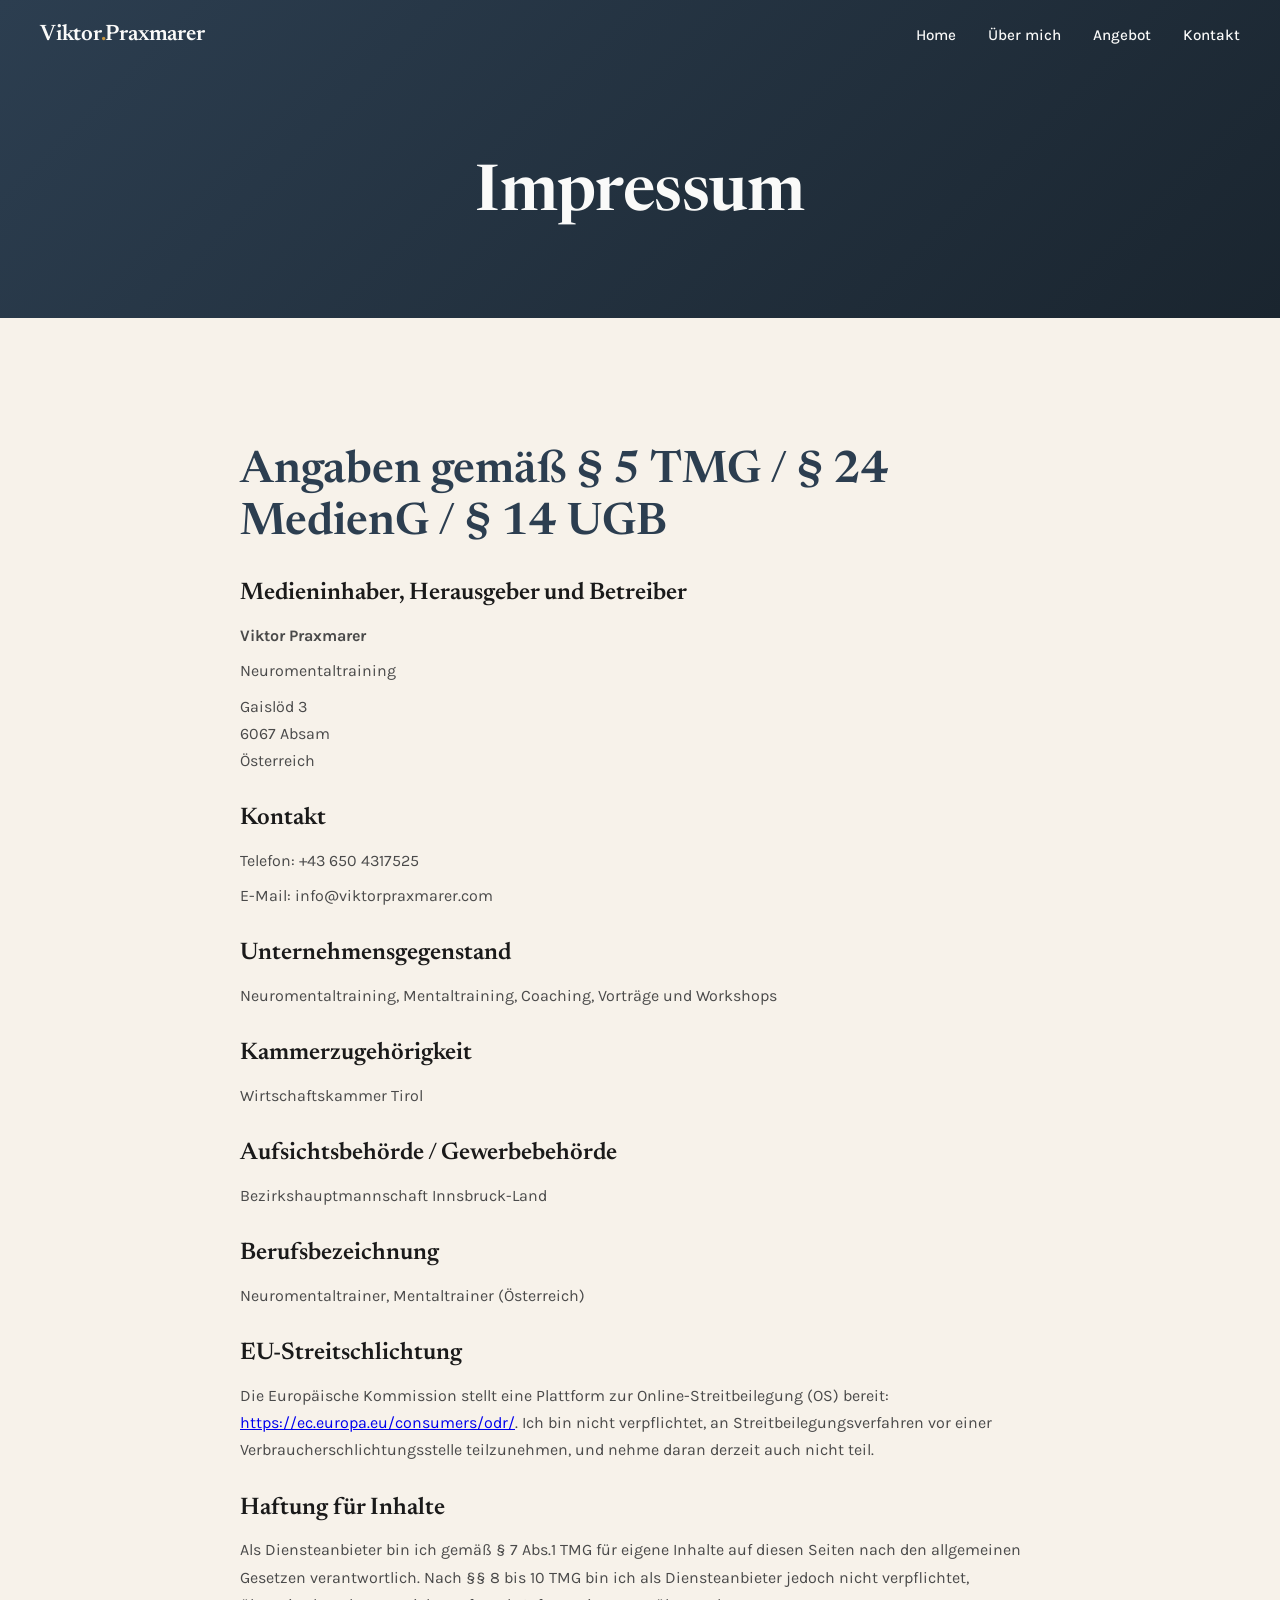
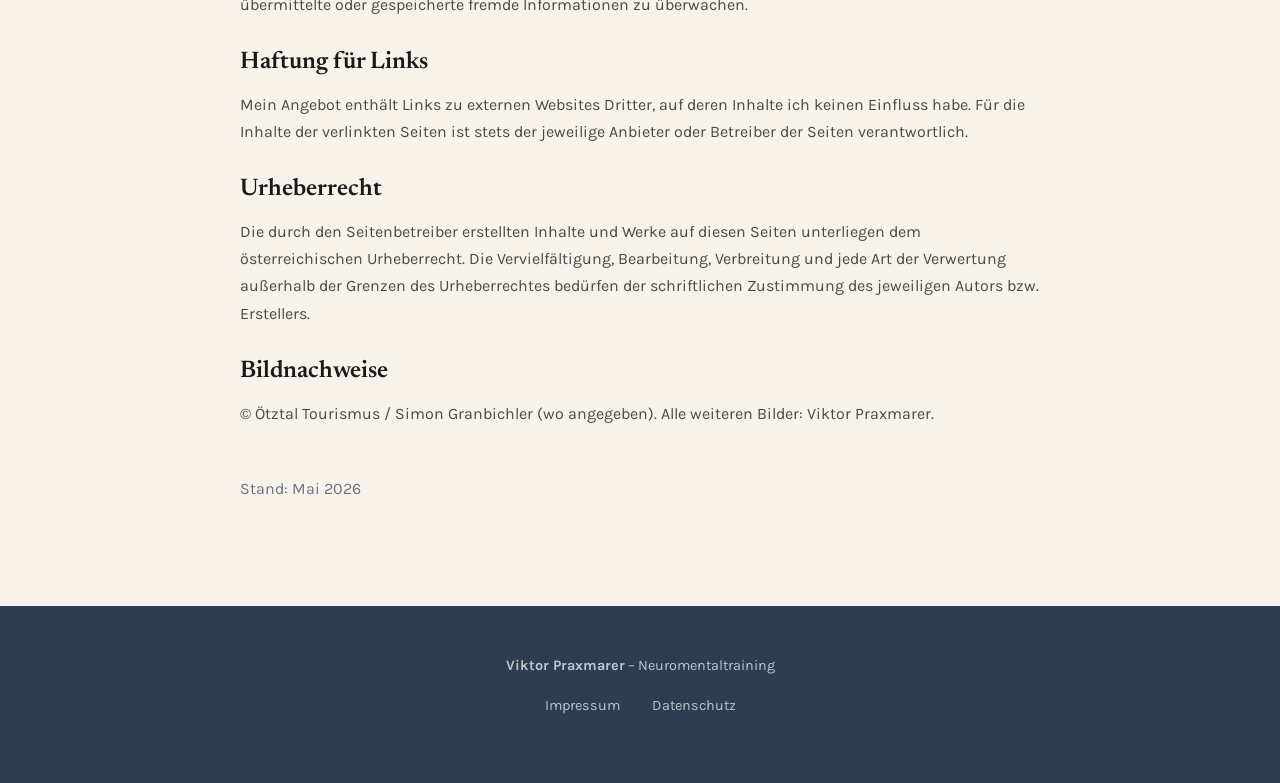
<file: impressum.html>
<!DOCTYPE html>
<html lang="de">
<head>
  <meta charset="UTF-8">
  <meta name="viewport" content="width=device-width, initial-scale=1.0">
  <title>Impressum | Viktor Praxmarer</title>
  <link href="https://fonts.googleapis.com/css2?family=Newsreader:opsz,wght@6..72,400;6..72,500;6..72,600;6..72,700;6..72,800&family=Karla:wght@400;500;600;700&display=swap" rel="stylesheet">
  <link rel="stylesheet" href="assets/css/style.css">
</head>
<body>

<nav class="nav scrolled">
  <div class="nav-inner">
    <a href="index.html" class="nav-logo">Viktor<span>.</span>Praxmarer</a>
    <ul class="nav-links">
      <li><a href="index.html">Home</a></li>
      <li><a href="ueber-mich.html">Über mich</a></li>
      <li><a href="angebot.html">Angebot</a></li>
      <li><a href="kontakt.html">Kontakt</a></li>
    </ul>
    <button class="mobile-toggle" aria-label="Menü">
      <span></span><span></span><span></span>
    </button>
  </div>
</nav>

<section class="sub-hero">
  <h1>Impressum</h1>
</section>

<main class="section reveal">
  <div class="legal-content">
    <h2>Angaben gemäß § 5 TMG / § 24 MedienG / § 14 UGB</h2>

    <h3>Medieninhaber, Herausgeber und Betreiber</h3>
    <p><strong>Viktor Praxmarer</strong></p>
    <p>Neuromentaltraining</p>
    <p>Gaislöd 3<br>6067 Absam<br>Österreich</p>

    <h3>Kontakt</h3>
    <p>Telefon: +43 650 4317525</p>
    <p>E-Mail: info@viktorpraxmarer.com</p>

    <h3>Unternehmensgegenstand</h3>
    <p>Neuromentaltraining, Mentaltraining, Coaching, Vorträge und Workshops</p>

    <h3>Kammerzugehörigkeit</h3>
    <p>Wirtschaftskammer Tirol</p>

    <h3>Aufsichtsbehörde / Gewerbebehörde</h3>
    <p>Bezirkshauptmannschaft Innsbruck-Land</p>

    <h3>Berufsbezeichnung</h3>
    <p>Neuromentaltrainer, Mentaltrainer (Österreich)</p>

    <h3>EU-Streitschlichtung</h3>
    <p>Die Europäische Kommission stellt eine Plattform zur Online-Streitbeilegung (OS) bereit: <a href="https://ec.europa.eu/consumers/odr/" target="_blank" rel="noopener">https://ec.europa.eu/consumers/odr/</a>. Ich bin nicht verpflichtet, an Streitbeilegungsverfahren vor einer Verbraucherschlichtungsstelle teilzunehmen, und nehme daran derzeit auch nicht teil.</p>

    <h3>Haftung für Inhalte</h3>
    <p>Als Diensteanbieter bin ich gemäß § 7 Abs.1 TMG für eigene Inhalte auf diesen Seiten nach den allgemeinen Gesetzen verantwortlich. Nach §§ 8 bis 10 TMG bin ich als Diensteanbieter jedoch nicht verpflichtet, übermittelte oder gespeicherte fremde Informationen zu überwachen.</p>

    <h3>Haftung für Links</h3>
    <p>Mein Angebot enthält Links zu externen Websites Dritter, auf deren Inhalte ich keinen Einfluss habe. Für die Inhalte der verlinkten Seiten ist stets der jeweilige Anbieter oder Betreiber der Seiten verantwortlich.</p>

    <h3>Urheberrecht</h3>
    <p>Die durch den Seitenbetreiber erstellten Inhalte und Werke auf diesen Seiten unterliegen dem österreichischen Urheberrecht. Die Vervielfältigung, Bearbeitung, Verbreitung und jede Art der Verwertung außerhalb der Grenzen des Urheberrechtes bedürfen der schriftlichen Zustimmung des jeweiligen Autors bzw. Erstellers.</p>

    <h3>Bildnachweise</h3>
    <p>© Ötztal Tourismus / Simon Granbichler (wo angegeben). Alle weiteren Bilder: Viktor Praxmarer.</p>

    <p style="margin-top:3rem;color:var(--stein-grau);">Stand: Mai 2026</p>
  </div>
</main>

<footer class="footer">
  <div class="footer-inner">
    <p><strong>Viktor Praxmarer</strong> – Neuromentaltraining</p>
    <div class="footer-links">
      <a href="impressum.html">Impressum</a>
      <a href="datenschutz.html">Datenschutz</a>
    </div>
  </div>
</footer>

<script src="assets/js/main.js"></script>
</body>
</html>
</file>
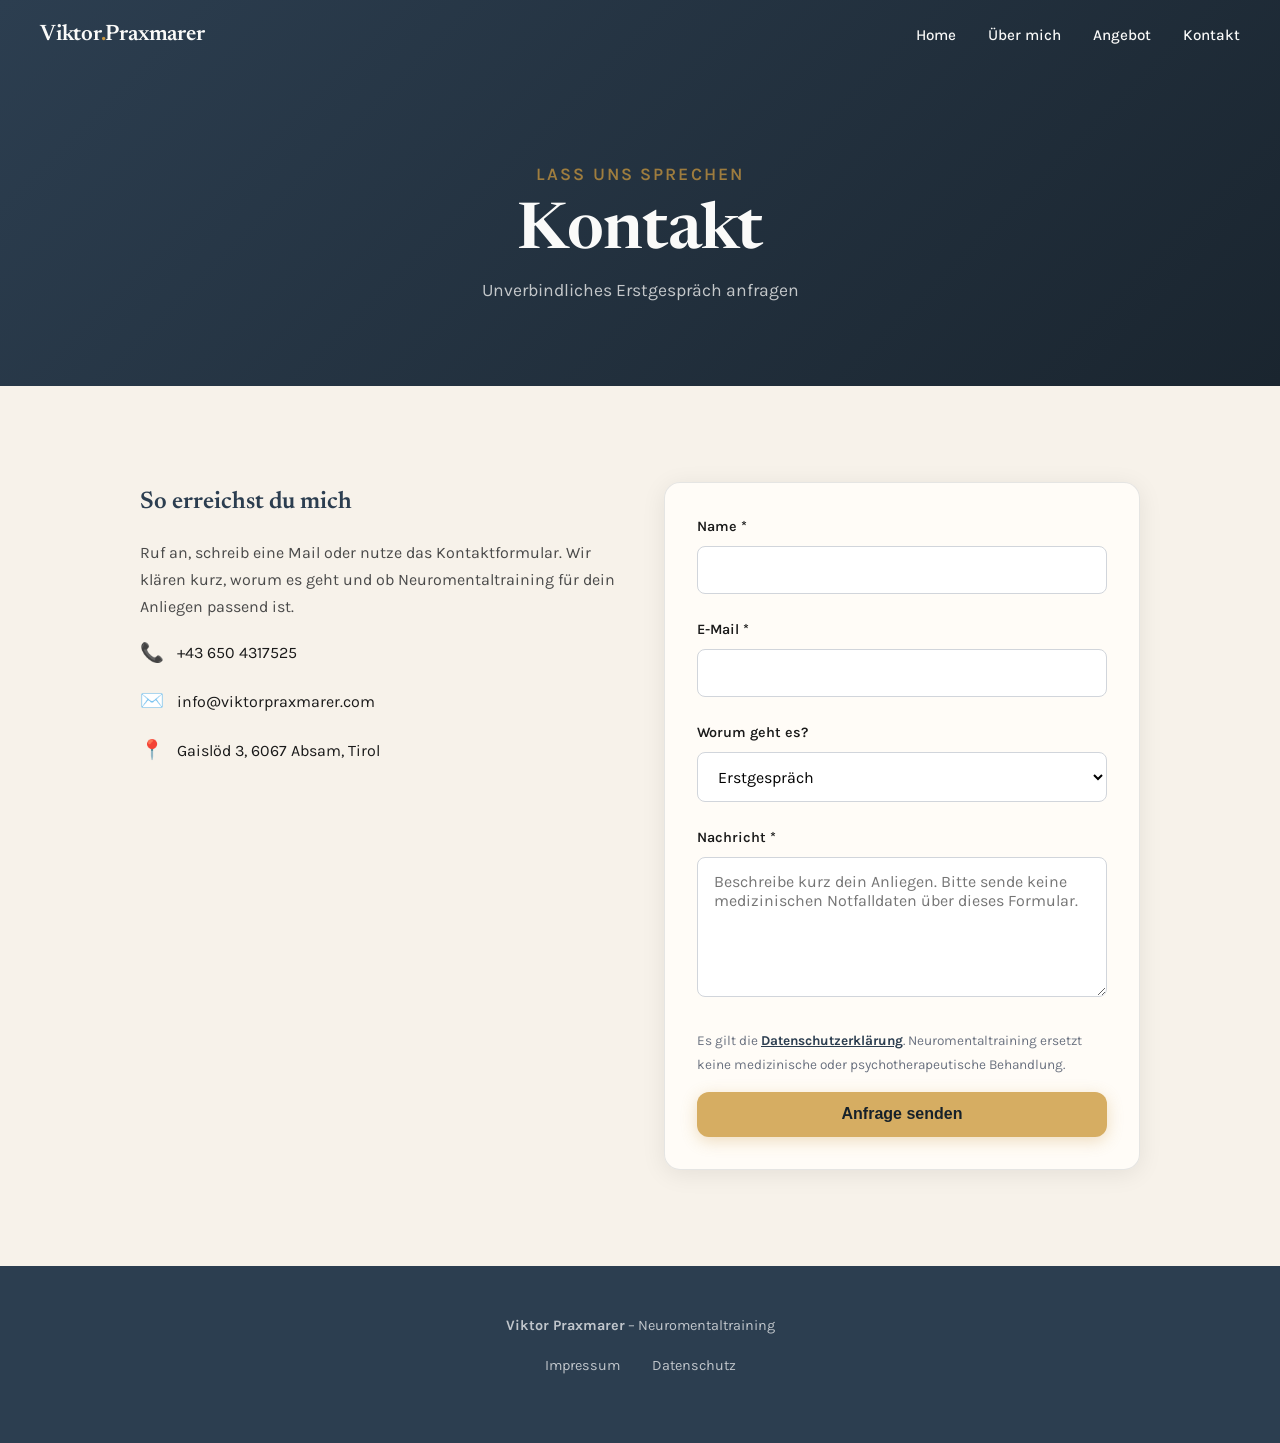
<file: kontakt.html>
<!DOCTYPE html>
<html lang="de">
<head>
  <meta charset="UTF-8">
  <meta name="viewport" content="width=device-width, initial-scale=1.0">
  <title>Kontakt | Viktor Praxmarer</title>
  <meta name="description" content="Kontakt zu Viktor Praxmarer in Absam, Tirol. Erstgespräch für Neuromentaltraining anfragen.">
  <link href="https://fonts.googleapis.com/css2?family=Newsreader:opsz,wght@6..72,400;6..72,500;6..72,600;6..72,700;6..72,800&family=Karla:wght@400;500;600;700&display=swap" rel="stylesheet">
  <link rel="stylesheet" href="assets/css/style.css">
</head>
<body>

<nav class="nav scrolled">
  <div class="nav-inner">
    <a href="index.html" class="nav-logo">Viktor<span>.</span>Praxmarer</a>
    <ul class="nav-links">
      <li><a href="index.html">Home</a></li>
      <li><a href="ueber-mich.html">Über mich</a></li>
      <li><a href="angebot.html">Angebot</a></li>
      <li><a href="kontakt.html">Kontakt</a></li>
    </ul>
    <button class="mobile-toggle" aria-label="Menü">
      <span></span><span></span><span></span>
    </button>
  </div>
</nav>

<section class="sub-hero">
  <p class="section-label" style="color:var(--gipfel-gold);">Lass uns sprechen</p>
  <h1>Kontakt</h1>
  <p>Unverbindliches Erstgespräch anfragen</p>
</section>

<main class="section reveal">
  <div class="contact-grid">
    <div class="contact-info">
      <h3>So erreichst du mich</h3>
      <p>Ruf an, schreib eine Mail oder nutze das Kontaktformular. Wir klären kurz, worum es geht und ob Neuromentaltraining für dein Anliegen passend ist.</p>

      <div class="contact-detail">
        <span class="icon">📞</span>
        <span>+43 650 4317525</span>
      </div>
      <div class="contact-detail">
        <span class="icon">✉️</span>
        <span>info@viktorpraxmarer.com</span>
      </div>
      <div class="contact-detail">
        <span class="icon">📍</span>
        <span>Gaislöd 3, 6067 Absam, Tirol</span>
      </div>
    </div>

    <form action="#" method="post" class="contact-form">
      <div class="form-group">
        <label for="name">Name *</label>
        <input type="text" id="name" name="name" autocomplete="name" required>
      </div>
      <div class="form-group">
        <label for="email">E-Mail *</label>
        <input type="email" id="email" name="email" autocomplete="email" required>
      </div>
      <div class="form-group">
        <label for="topic">Worum geht es?</label>
        <select id="topic" name="topic">
          <option>Erstgespräch</option>
          <option>Sportneuromentaltraining</option>
          <option>Musik und Auftritt</option>
          <option>Workshop oder Vortrag</option>
          <option>Ausbildung</option>
        </select>
      </div>
      <div class="form-group">
        <label for="message">Nachricht *</label>
        <textarea id="message" name="message" required placeholder="Beschreibe kurz dein Anliegen. Bitte sende keine medizinischen Notfalldaten über dieses Formular."></textarea>
      </div>
      <p class="form-note">Es gilt die <a href="datenschutz.html">Datenschutzerklärung</a>. Neuromentaltraining ersetzt keine medizinische oder psychotherapeutische Behandlung.</p>
      <button type="submit" class="btn btn-primary" style="width:100%;">Anfrage senden</button>
    </form>
  </div>
</main>

<footer class="footer">
  <div class="footer-inner">
    <p><strong>Viktor Praxmarer</strong> – Neuromentaltraining</p>
    <div class="footer-links">
      <a href="impressum.html">Impressum</a>
      <a href="datenschutz.html">Datenschutz</a>
    </div>
  </div>
</footer>

<script src="assets/js/main.js"></script>
</body>
</html>
</file>
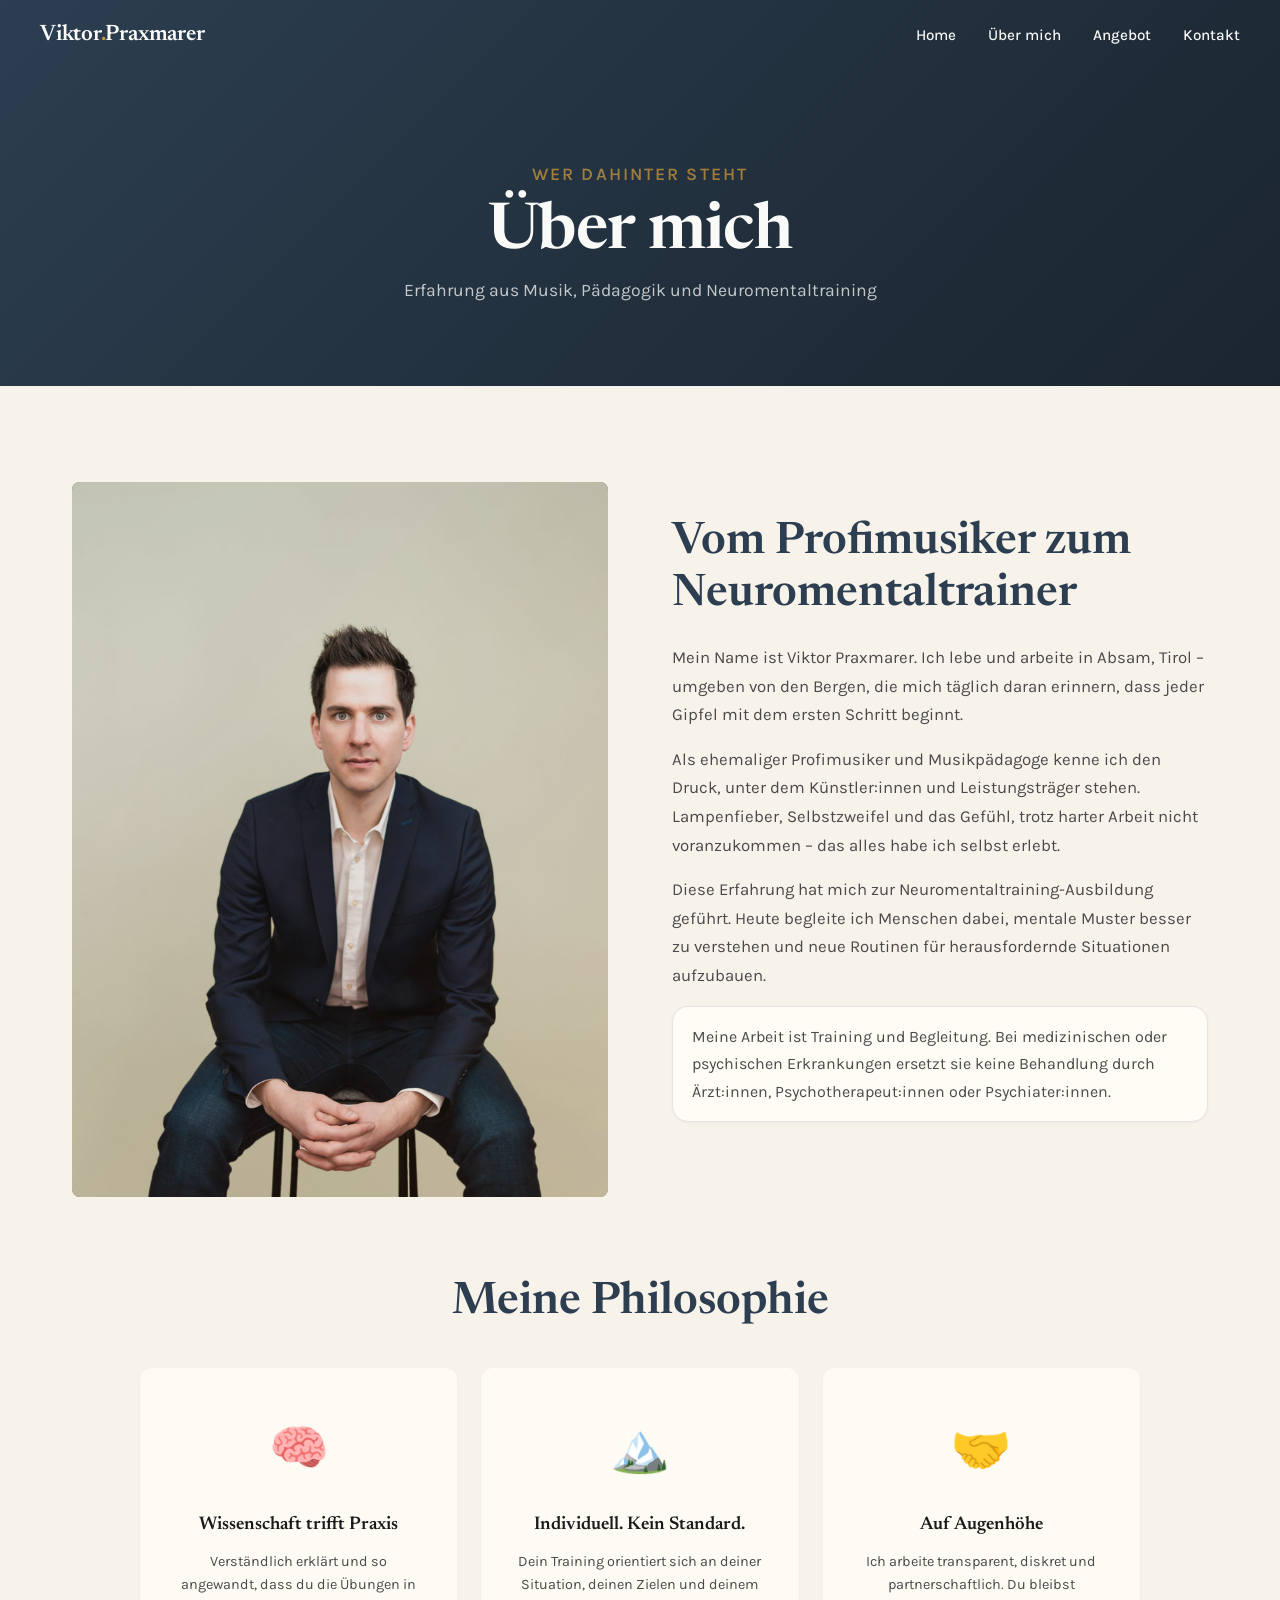
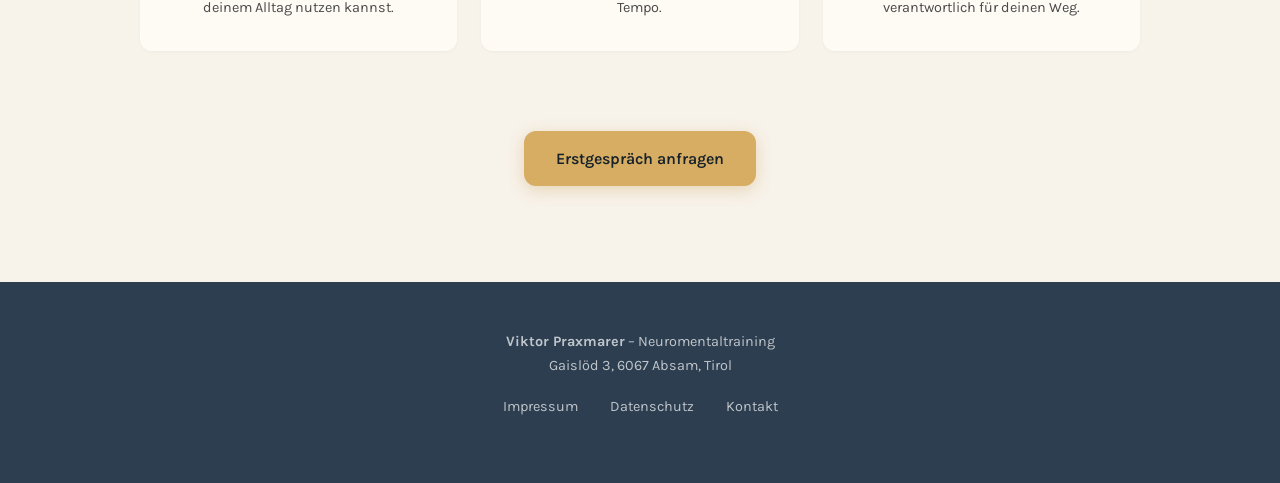
<file: ueber-mich.html>
<!DOCTYPE html>
<html lang="de">
<head>
  <meta charset="UTF-8">
  <meta name="viewport" content="width=device-width, initial-scale=1.0">
  <meta name="description" content="Über Viktor Praxmarer: Vom Profimusiker zum Neuromentaltrainer.">
  <title>Über mich | Viktor Praxmarer</title>
  <link href="https://fonts.googleapis.com/css2?family=Newsreader:opsz,wght@6..72,400;6..72,500;6..72,600;6..72,700;6..72,800&family=Karla:wght@400;500;600;700&display=swap" rel="stylesheet">
  <link rel="stylesheet" href="assets/css/style.css">
</head>
<body>

<nav class="nav scrolled">
  <div class="nav-inner">
    <a href="index.html" class="nav-logo">Viktor<span>.</span>Praxmarer</a>
    <ul class="nav-links">
      <li><a href="index.html">Home</a></li>
      <li><a href="ueber-mich.html">Über mich</a></li>
      <li><a href="angebot.html">Angebot</a></li>
      <li><a href="kontakt.html">Kontakt</a></li>
    </ul>
    <button class="mobile-toggle" aria-label="Menü">
      <span></span><span></span><span></span>
    </button>
  </div>
</nav>

<section class="sub-hero">
  <p class="section-label" style="color:var(--gipfel-gold);">Wer dahinter steht</p>
  <h1>Über mich</h1>
  <p>Erfahrung aus Musik, Pädagogik und Neuromentaltraining</p>
</section>

<main class="section">
  <div class="about-grid" style="margin-bottom:4rem;">
    <div class="about-image reveal">
      <img src="assets/images/hero.jpg" alt="Viktor Praxmarer" loading="lazy">
    </div>
    <div class="about-text reveal">
      <h2>Vom Profimusiker zum Neuromentaltrainer</h2>
      <p>Mein Name ist Viktor Praxmarer. Ich lebe und arbeite in Absam, Tirol – umgeben von den Bergen, die mich täglich daran erinnern, dass jeder Gipfel mit dem ersten Schritt beginnt.</p>
      <p>Als ehemaliger Profimusiker und Musikpädagoge kenne ich den Druck, unter dem Künstler:innen und Leistungsträger stehen. Lampenfieber, Selbstzweifel und das Gefühl, trotz harter Arbeit nicht voranzukommen – das alles habe ich selbst erlebt.</p>
      <p>Diese Erfahrung hat mich zur Neuromentaltraining-Ausbildung geführt. Heute begleite ich Menschen dabei, mentale Muster besser zu verstehen und neue Routinen für herausfordernde Situationen aufzubauen.</p>
      <div class="notice-box compact">
        Meine Arbeit ist Training und Begleitung. Bei medizinischen oder psychischen Erkrankungen ersetzt sie keine Behandlung durch Ärzt:innen, Psychotherapeut:innen oder Psychiater:innen.
      </div>
    </div>
  </div>

  <div class="philosophy-section reveal">
    <h2>Meine Philosophie</h2>
    <div class="philosophy-grid">
      <div class="philosophy-card reveal reveal-delay-1">
        <span class="philosophy-icon">🧠</span>
        <h3>Wissenschaft trifft Praxis</h3>
        <p>Verständlich erklärt und so angewandt, dass du die Übungen in deinem Alltag nutzen kannst.</p>
      </div>
      <div class="philosophy-card reveal reveal-delay-2">
        <span class="philosophy-icon">🏔️</span>
        <h3>Individuell. Kein Standard.</h3>
        <p>Dein Training orientiert sich an deiner Situation, deinen Zielen und deinem Tempo.</p>
      </div>
      <div class="philosophy-card reveal reveal-delay-3">
        <span class="philosophy-icon">🤝</span>
        <h3>Auf Augenhöhe</h3>
        <p>Ich arbeite transparent, diskret und partnerschaftlich. Du bleibst verantwortlich für deinen Weg.</p>
      </div>
    </div>
  </div>

  <div style="text-align:center;margin-top:4rem;" class="reveal">
    <a href="kontakt.html" class="btn btn-primary">Erstgespräch anfragen</a>
  </div>
</main>

<footer class="footer">
  <div class="footer-inner">
    <p><strong>Viktor Praxmarer</strong> – Neuromentaltraining</p>
    <p>Gaislöd 3, 6067 Absam, Tirol</p>
    <div class="footer-links">
      <a href="impressum.html">Impressum</a>
      <a href="datenschutz.html">Datenschutz</a>
      <a href="kontakt.html">Kontakt</a>
    </div>
  </div>
</footer>

<script src="assets/js/main.js"></script>
</body>
</html>
</file>
<file: assets/css/style.css>
/* === Viktor Praxmarer - Neuromentaltraining === */
/* Alpine, kraftvoll, ruhig */

:root {
  --berg-blau: #2c3e50;
  --berg-blau-hell: #3d566e;
  --stein-grau: #6b7280;
  --stein-hell: #f5f3f0;
  --gipfel-gold: #c8963e;
  --gipfel-gold-hell: #e8c97a;
  --schnee-weiss: #fafaf9;
  --text-dunkel: #1a1a1a;
  --text-mittel: #4a4a4a;
  --akzent: #8b5e3c;
  --shadow: 0 4px 24px rgba(0,0,0,0.08);
  --shadow-strong: 0 8px 40px rgba(0,0,0,0.12);
  --radius: 8px;
  --transition: 0.3s cubic-bezier(0.4, 0, 0.2, 1);
}

* { margin: 0; padding: 0; box-sizing: border-box; }

html { scroll-behavior: smooth; font-size: 16px; }

body {
  font-family: 'Karla', -apple-system, BlinkMacSystemFont, 'Segoe UI', sans-serif;
  color: var(--text-dunkel);
  background: var(--schnee-weiss);
  line-height: 1.7;
  overflow-x: hidden;
}

/* === TYPOGRAPHY === */
h1, h2, h3, h4, .nav-logo { font-family: 'Newsreader', Georgia, 'Times New Roman', serif; }
h1 { font-size: clamp(2.8rem, 5vw, 4.5rem); font-weight: 600; line-height: 1.1; letter-spacing: -0.01em; }
h2 { font-size: clamp(2rem, 3.5vw, 2.8rem); font-weight: 600; line-height: 1.15; }
h3 { font-size: clamp(1.2rem, 2vw, 1.5rem); font-weight: 600; }
.accent { color: var(--gipfel-gold); }

/* === NAVIGATION === */
.nav {
  position: fixed; top: 0; left: 0; right: 0; z-index: 1000;
  padding: 1rem 2rem;
  transition: background 0.4s, padding 0.4s, box-shadow 0.4s;
}
.nav.scrolled {
  background: rgba(255,255,255,0.95);
  backdrop-filter: blur(12px);
  box-shadow: var(--shadow);
  padding: 0.6rem 2rem;
}
.nav-inner {
  max-width: 1200px; margin: 0 auto;
  display: flex; justify-content: space-between; align-items: center;
}
.nav-logo {
  font-size: 1.4rem; font-weight: 600; color: var(--schnee-weiss);
  text-decoration: none; letter-spacing: -0.01em;
  transition: color 0.4s;
}
.nav.scrolled .nav-logo { color: var(--berg-blau); }
.nav-logo span { color: var(--gipfel-gold); }
.nav-links { display: flex; gap: 2rem; list-style: none; }
.nav-links a {
  color: var(--schnee-weiss); text-decoration: none; font-weight: 500;
  font-size: 0.95rem; transition: color 0.3s; position: relative;
}
.nav.scrolled .nav-links a { color: var(--text-dunkel); }
.nav-links a::after {
  content: ''; position: absolute; bottom: -4px; left: 0; width: 0; height: 2px;
  background: var(--gipfel-gold); transition: width 0.3s;
}
.nav-links a:hover::after { width: 100%; }
.nav-links a:hover { color: var(--gipfel-gold); }

.mobile-toggle { display: none; background: none; border: none; cursor: pointer; padding: 4px; }
.mobile-toggle span {
  display: block; width: 24px; height: 2px; margin: 5px 0;
  background: var(--schnee-weiss); transition: 0.3s;
}
.nav.scrolled .mobile-toggle span { background: var(--berg-blau); }

/* === HERO === */
.hero {
  position: relative; height: 100vh; min-height: 600px;
  display: flex; align-items: center; justify-content: center;
  overflow: hidden;
}
.hero-bg {
  position: absolute; inset: 0;
  background: linear-gradient(135deg, var(--berg-blau) 0%, #1a252f 60%, var(--akzent) 100%);
  z-index: 0;
}
.hero-mountains {
  position: absolute; bottom: 0; left: 0; right: 0; height: 70%;
  z-index: 1; opacity: 0.15;
}
.hero-mountains svg { width: 100%; height: 100%; }

/* Parallax layers */
.parallax-layer {
  position: absolute; inset: 0; pointer-events: none;
  transition: transform 0.1s linear;
}
.parallax-bg { z-index: 0; opacity: 0.3; }
.parallax-mid { z-index: 2; opacity: 0.08; }
.parallax-front { z-index: 3; opacity: 0.05; }

.hero-content {
  position: relative; z-index: 10; text-align: center; max-width: 800px;
  padding: 2rem; color: var(--schnee-weiss);
}
.hero-pre { font-size: 1rem; text-transform: uppercase; letter-spacing: 0.15em; margin-bottom: 1rem; color: var(--gipfel-gold); font-weight: 600; }
.hero h1 { margin-bottom: 1.5rem; }
.hero h1 .line { display: block; }
.hero p { font-size: 1.2rem; color: rgba(255,255,255,0.8); max-width: 600px; margin: 0 auto 2.5rem; }
.hero-cta {
  display: inline-flex; gap: 1rem; flex-wrap: wrap; justify-content: center;
}
.btn {
  display: inline-block; padding: 0.85rem 2rem; border-radius: 50px;
  font-weight: 600; font-size: 1rem; text-decoration: none;
  transition: all var(--transition); cursor: pointer; border: none;
}
.btn-primary {
  background: var(--gipfel-gold); color: var(--text-dunkel);
  box-shadow: 0 4px 16px rgba(200,150,62,0.3);
}
.btn-primary:hover { background: var(--gipfel-gold-hell); transform: translateY(-2px); box-shadow: 0 8px 24px rgba(200,150,62,0.4); }
.btn-outline {
  border: 2px solid rgba(255,255,255,0.6); color: var(--schnee-weiss);
}
.btn-outline:hover { border-color: var(--schnee-weiss); background: rgba(255,255,255,0.1); transform: translateY(-2px); }

/* Scroll Indicator */
.scroll-indicator {
  position: absolute; bottom: 2rem; left: 50%; transform: translateX(-50%);
  z-index: 10; display: flex; flex-direction: column; align-items: center;
  color: rgba(255,255,255,0.6); font-size: 0.8rem; letter-spacing: 0.08em;
}
.scroll-line {
  width: 1px; height: 40px; background: rgba(255,255,255,0.4);
  margin-top: 0.5rem; animation: scrollPulse 2s infinite;
}
@keyframes scrollPulse {
  0%, 100% { opacity: 0.4; transform: scaleY(1); }
  50% { opacity: 1; transform: scaleY(1.3); }
}

/* === SECTIONS === */
.section {
  padding: 6rem 2rem;
  max-width: 1200px; margin: 0 auto;
}
.section-label {
  text-transform: uppercase; letter-spacing: 0.12em; font-size: 0.85rem;
  color: var(--gipfel-gold); font-weight: 600; margin-bottom: 0.5rem;
}
.section h2 { margin-bottom: 1rem; color: var(--berg-blau); }
.section-intro { font-size: 1.15rem; color: var(--text-mittel); max-width: 650px; margin-bottom: 3rem; }

/* === OFFER CARDS V2 === */
.offer-grid {
  display: flex; flex-direction: column; gap: 0;
  margin-top: 4rem; position: relative; padding-left: 0;
}
/* Vertical timeline line */
.offer-grid::before {
  content: ''; position: absolute; left: 44px; top: 0; bottom: 0;
  width: 2px; background: linear-gradient(to bottom, var(--gipfel-gold), #e5e7eb, #e5e7eb, var(--gipfel-gold));
  opacity: 0.4;
}
.offer-card {
  display: grid; grid-template-columns: 90px 1fr; gap: 2rem;
  padding: 2.5rem 0; position: relative; text-decoration: none; color: inherit;
  border-bottom: 1px solid #f0ece8; transition: all 0.4s cubic-bezier(0.4, 0, 0.2, 1);
  cursor: pointer;
}
.offer-card:last-child { border-bottom: none; }
.offer-card:hover { padding-left: 0.5rem; }

/* Number badge */
.offer-num {
  width: 56px; height: 56px; border-radius: 16px;
  display: flex; align-items: center; justify-content: center;
  font-size: 1.4rem; font-weight: 800; color: white;
  position: relative; z-index: 2; flex-shrink: 0;
  box-shadow: 0 4px 16px rgba(0,0,0,0.15);
  transition: transform 0.4s cubic-bezier(0.4, 0, 0.2, 1), box-shadow 0.4s, border-radius 0.4s;
}
.offer-card:hover .offer-num {
  transform: scale(1.1); border-radius: 20px;
  box-shadow: 0 8px 24px rgba(0,0,0,0.2);
}
.offer-num.n1 { background: linear-gradient(135deg, var(--berg-blau), #4a6fa5); }
.offer-num.n2 { background: linear-gradient(135deg, #6b21a8, #9333ea); }
.offer-num.n3 { background: linear-gradient(135deg, #d97706, var(--gipfel-gold)); }
.offer-num.n4 { background: linear-gradient(135deg, #065f46, #059669); }
.offer-num.n5 { background: linear-gradient(135deg, #9d174d, #db2777); }

/* Card body */
.offer-body {
  background: white; border-radius: 12px; padding: 1.8rem 2rem;
  box-shadow: 0 1px 3px rgba(0,0,0,0.04);
  transition: box-shadow 0.4s, transform 0.4s;
  position: relative; overflow: hidden;
}
.offer-body::before {
  content: ''; position: absolute; top: 0; left: 0; width: 4px; height: 100%;
  border-radius: 4px 0 0 4px; opacity: 0;
  transition: opacity 0.4s;
}
.offer-card:hover .offer-body {
  box-shadow: 0 8px 32px rgba(0,0,0,0.08);
  transform: translateX(4px);
}
.offer-card:hover .offer-body::before { opacity: 1; }

.offer-body.n1::before { background: linear-gradient(to bottom, var(--berg-blau), #4a6fa5); }
.offer-body.n2::before { background: linear-gradient(to bottom, #6b21a8, #9333ea); }
.offer-body.n3::before { background: linear-gradient(to bottom, #d97706, var(--gipfel-gold)); }
.offer-body.n4::before { background: linear-gradient(to bottom, #065f46, #059669); }
.offer-body.n5::before { background: linear-gradient(to bottom, #9d174d, #db2777); }

/* Card header row */
.offer-header {
  display: flex; align-items: center; gap: 0.8rem; margin-bottom: 0.6rem;
}
.offer-tag {
  font-size: 0.7rem; text-transform: uppercase; letter-spacing: 0.1em;
  font-weight: 700; padding: 0.25rem 0.7rem; border-radius: 50px;
}
.offer-tag.sport { background: #e8f0fe; color: var(--berg-blau); }
.offer-tag.music { background: #f3e8ff; color: #6b21a8; }
.offer-tag.ept { background: #fef3c7; color: #b45309; }
.offer-tag.workshop { background: #d1fae5; color: #065f46; }
.offer-tag.academy { background: #fce7f3; color: #9d174d; }

.offer-body h3 {
  font-size: 1.35rem; margin-bottom: 0.5rem; color: var(--text-dunkel);
  transition: color 0.3s;
}
.offer-card:hover .offer-body h3 { color: var(--berg-blau); }

.offer-body p {
  color: var(--text-mittel); font-size: 0.95rem; line-height: 1.65;
  max-width: 580px;
}

.offer-body .offer-link {
  display: inline-flex; align-items: center; gap: 0.4rem;
  margin-top: 1rem; font-weight: 600; color: var(--gipfel-gold);
  text-decoration: none; font-size: 0.9rem; transition: gap 0.3s;
}
.offer-body .offer-link::after { content: '→'; transition: transform 0.3s; }
.offer-card:hover .offer-body .offer-link { gap: 0.7rem; }
.offer-card:hover .offer-body .offer-link::after { transform: translateX(4px); }

/* Offer quote & features list */
.offer-body .offer-quote {
  font-style: italic; color: var(--berg-blau-hell); font-size: 1.05rem;
  margin-bottom: 0.8rem; padding-left: 1rem; border-left: 3px solid var(--gipfel-gold);
}
.offer-features {
  list-style: none; padding: 0; margin: 0.8rem 0;
  display: grid; grid-template-columns: 1fr 1fr; gap: 0.4rem 1.5rem;
}
.offer-features li {
  color: var(--text-mittel); font-size: 0.9rem; padding-left: 1.2rem;
  position: relative;
}
.offer-features li::before {
  content: ''; position: absolute; left: 0; top: 0.55em;
  width: 6px; height: 6px; border-radius: 50%;
  background: var(--gipfel-gold); opacity: 0.6;
}

/* === PHILOSOPHY CARDS === */
.philosophy-section {
  max-width: 1000px; margin: 5rem auto;
}
.philosophy-section h2 {
  text-align: center; margin-bottom: 2.5rem; color: var(--berg-blau);
}
.philosophy-grid {
  display: grid; grid-template-columns: repeat(3, 1fr); gap: 1.5rem;
}
.philosophy-card {
  background: white; border-radius: 12px; padding: 2.5rem 2rem 2rem;
  text-align: center; box-shadow: 0 1px 3px rgba(0,0,0,0.04);
  transition: all 0.5s cubic-bezier(0.4, 0, 0.2, 1);
  position: relative; overflow: hidden; cursor: default;
}
.philosophy-card::after {
  content: ''; position: absolute; bottom: 0; left: 0; right: 0; height: 3px;
  background: linear-gradient(90deg, var(--berg-blau), var(--gipfel-gold));
  transform: scaleX(0); transform-origin: left;
  transition: transform 0.5s cubic-bezier(0.4, 0, 0.2, 1);
}
.philosophy-card:hover {
  transform: translateY(-8px);
  box-shadow: 0 20px 40px rgba(0,0,0,0.1);
}
.philosophy-card:hover::after { transform: scaleX(1); }

.philosophy-icon {
  font-size: 3rem; margin-bottom: 1.2rem; display: block;
  transition: transform 0.5s cubic-bezier(0.4, 0, 0.2, 1);
}
.philosophy-card:hover .philosophy-icon {
  transform: scale(1.15) translateY(-4px);
}
.philosophy-card h3 {
  font-size: 1.15rem; margin-bottom: 0.6rem; color: var(--text-dunkel);
  transition: color 0.4s;
}
.philosophy-card:hover h3 { color: var(--berg-blau); }
.philosophy-card p {
  color: var(--text-mittel); font-size: 0.9rem; line-height: 1.6;
}
@media (max-width: 768px) {
  .philosophy-grid { grid-template-columns: 1fr; }
  .offer-features { grid-template-columns: 1fr; }
}

/* Mobile */
@media (max-width: 768px) {
  .offer-grid::before { left: 28px; }
  .offer-card { grid-template-columns: 56px 1fr; gap: 1rem; padding: 1.8rem 0; }
  .offer-num { width: 40px; height: 40px; font-size: 1.1rem; border-radius: 12px; }
  .offer-card:hover .offer-num { border-radius: 14px; }
  .offer-body { padding: 1.2rem 1.2rem; }
  .offer-body h3 { font-size: 1.15rem; }
}

/* === ABOUT SECTION === */
.about-grid {
  display: grid; grid-template-columns: 1fr 1fr; gap: 4rem; align-items: center;
}
.about-image {
  position: relative; border-radius: var(--radius); overflow: hidden;
  aspect-ratio: 3/4; background: linear-gradient(135deg, var(--berg-blau), var(--akzent));
}
.about-image img { width: 100%; height: 100%; object-fit: cover; opacity: 0.85; }
.about-text h2 { margin-bottom: 1.5rem; }
.about-text p { color: var(--text-mittel); margin-bottom: 1rem; font-size: 1.05rem; }
.about-stats {
  display: flex; gap: 2rem; margin-top: 2rem;
  padding-top: 2rem; border-top: 1px solid #e5e7eb;
}
.about-stat h4 { font-size: 1.8rem; color: var(--gipfel-gold); font-weight: 700; }
.about-stat span { font-size: 0.85rem; color: var(--stein-grau); }

/* === TESTIMONIAL / QUOTE === */
.quote-section {
  background: linear-gradient(135deg, var(--berg-blau), #1a252f);
  padding: 5rem 2rem; text-align: center; color: var(--schnee-weiss);
}
.quote-section blockquote {
  max-width: 700px; margin: 0 auto;
  font-size: clamp(1.3rem, 2.5vw, 1.6rem); font-style: italic;
  line-height: 1.5; opacity: 0.9;
}
.quote-section cite {
  display: block; margin-top: 1.5rem; font-style: normal;
  font-size: 0.95rem; color: var(--gipfel-gold); font-weight: 600;
}

/* === CTA BANNER === */
.cta-banner {
  background: var(--stein-hell); padding: 5rem 2rem; text-align: center;
}
.cta-banner h2 { margin-bottom: 1rem; color: var(--berg-blau); }
.cta-banner p { color: var(--text-mittel); margin-bottom: 2rem; max-width: 500px; margin-left: auto; margin-right: auto; }

/* === PARALLAX AGENTUR WRAPPER === */
.parallax-wrapper {
  position: relative; overflow: hidden;
}

/* === PAGE SUB-HERO === */
.sub-hero {
  background: linear-gradient(135deg, var(--berg-blau), #1a252f);
  padding: 10rem 2rem 5rem; color: var(--schnee-weiss); text-align: center;
}
.sub-hero h1 { margin-bottom: 0.5rem; }
.sub-hero p { opacity: 0.75; font-size: 1.1rem; }

/* === CONTACT FORM === */
.contact-grid {
  display: grid; grid-template-columns: 1fr 1fr; gap: 3rem;
  max-width: 1000px; margin: 0 auto;
}
.contact-info h3 { margin-bottom: 1rem; color: var(--berg-blau); }
.contact-info p { color: var(--text-mittel); margin-bottom: 0.5rem; }
.contact-detail { display: flex; align-items: center; gap: 0.8rem; margin: 1rem 0; }
.contact-detail .icon { font-size: 1.2rem; }
.form-group { margin-bottom: 1.5rem; }
.form-group label { display: block; margin-bottom: 0.4rem; font-weight: 600; font-size: 0.9rem; color: var(--text-dunkel); }
.form-group input, .form-group textarea {
  width: 100%; padding: 0.85rem 1rem; border: 1px solid #d1d5db;
  border-radius: var(--radius); font-family: inherit; font-size: 1rem;
  transition: border-color 0.3s; background: white;
}
.form-group input:focus, .form-group textarea:focus {
  outline: none; border-color: var(--gipfel-gold); box-shadow: 0 0 0 3px rgba(200,150,62,0.15);
}
.form-group textarea { min-height: 140px; resize: vertical; }

/* === LEGAL PAGES === */
.legal-content { max-width: 800px; margin: 0 auto; }
.legal-content h2 { color: var(--berg-blau); margin: 2rem 0 1rem; }
.legal-content h3 { margin: 1.5rem 0 0.5rem; color: var(--text-dunkel); }
.legal-content p, .legal-content li { color: var(--text-mittel); margin-bottom: 0.5rem; }
.legal-content ul { padding-left: 1.5rem; margin-bottom: 1rem; }

/* === FOOTER === */
.footer {
  background: var(--berg-blau); color: rgba(255,255,255,0.7);
  padding: 3rem 2rem; text-align: center; font-size: 0.9rem;
}
.footer-inner { max-width: 1200px; margin: 0 auto; }
.footer-links { display: flex; gap: 2rem; justify-content: center; margin: 1rem 0; flex-wrap: wrap; }
.footer-links a { color: rgba(255,255,255,0.7); text-decoration: none; transition: color 0.3s; }
.footer-links a:hover { color: var(--gipfel-gold); }

/* === ANIMATIONS === */
.reveal {
  opacity: 0; transform: translateY(30px);
  transition: opacity 0.8s cubic-bezier(0.4, 0, 0.2, 1),
              transform 0.8s cubic-bezier(0.4, 0, 0.2, 1);
}
.reveal.visible { opacity: 1; transform: translateY(0); }
.reveal-delay-1 { transition-delay: 0.1s; }
.reveal-delay-2 { transition-delay: 0.2s; }
.reveal-delay-3 { transition-delay: 0.3s; }

/* Parallax-in-card */
.parallax-card { transition: transform 0.1s linear; }

/* === RESPONSIVE === */
@media (max-width: 768px) {
  .nav-links { display: none; }
  .nav-links.active {
    display: flex; flex-direction: column; position: absolute;
    top: 100%; left: 0; right: 0; background: rgba(255,255,255,0.98);
    backdrop-filter: blur(12px); padding: 1.5rem 2rem; gap: 1rem;
    box-shadow: var(--shadow);
  }
  .nav.scrolled .nav-links a, .nav-links a { color: var(--text-dunkel); }
  .mobile-toggle { display: block; }
  .about-grid { grid-template-columns: 1fr; gap: 2rem; }
  .contact-grid { grid-template-columns: 1fr; }
  .hero h1 { font-size: 2.2rem; }
  .section { padding: 4rem 1.5rem; }
}

@media (max-width: 480px) {
  .hero-cta { flex-direction: column; align-items: center; }
  .btn { width: 100%; text-align: center; }
  .hero-content { padding: 1rem; }
}

/* === DACH UX POLISH 2026 === */
:root {
  --moos: #50624f;
  --sand: #e7ddcf;
  --leinen: #f7f2ea;
  --tinte: #22313b;
  --linie: rgba(44, 62, 80, 0.12);
}

body { background: var(--leinen); }

.hero-bg {
  background:
    radial-gradient(circle at 20% 20%, rgba(200,150,62,0.16), transparent 34%),
    linear-gradient(135deg, #263744 0%, #17232d 62%, #3f4b3d 100%);
}

.hero-content { max-width: 860px; }
.hero p { font-size: clamp(1.1rem, 2vw, 1.35rem); color: rgba(255,255,255,0.86); }
.btn { border-radius: 12px; }
.btn-primary { background: #d6ad62; color: #16212a; }
.btn-primary:hover { background: #e1bf7b; }

.trust-strip {
  max-width: 1120px;
  margin: -4rem auto 0;
  position: relative;
  z-index: 20;
  display: grid;
  grid-template-columns: repeat(3, 1fr);
  gap: 1px;
  background: var(--linie);
  border: 1px solid var(--linie);
  border-radius: 18px;
  overflow: hidden;
  box-shadow: 0 24px 60px rgba(31, 43, 52, 0.12);
}
.trust-item {
  background: rgba(255, 252, 247, 0.96);
  padding: 1.35rem 1.5rem;
}
.trust-item strong {
  display: block;
  color: var(--berg-blau);
  font-family: 'Newsreader', Georgia, serif;
  font-size: 1.2rem;
  margin-bottom: 0.25rem;
}
.trust-item span { color: var(--text-mittel); font-size: 0.95rem; }

.process-grid,
.faq-grid {
  display: grid;
  grid-template-columns: repeat(3, 1fr);
  gap: 1.25rem;
  margin-top: 2.25rem;
}
.process-card,
.faq-item,
.notice-box {
  background: rgba(255, 252, 247, 0.9);
  border: 1px solid var(--linie);
  border-radius: 16px;
  padding: 1.5rem;
  box-shadow: 0 1px 3px rgba(0,0,0,0.04);
}
.process-card span {
  display: inline-flex;
  width: 42px;
  height: 42px;
  align-items: center;
  justify-content: center;
  border-radius: 12px;
  background: var(--berg-blau);
  color: var(--gipfel-gold-hell);
  font-weight: 800;
  margin-bottom: 1rem;
}
.process-card h3 { margin-bottom: 0.6rem; color: var(--berg-blau); }
.process-card p,
.faq-item p { color: var(--text-mittel); }

.notice-box { margin: 0 0 2.5rem; color: var(--text-mittel); }
.notice-box strong { color: var(--berg-blau); }
.notice-box.compact { margin-top: 1rem; padding: 1rem 1.2rem; }

.trust-list {
  display: grid;
  gap: 0.7rem;
  margin-top: 1.5rem;
}
.trust-list span {
  padding-left: 1.4rem;
  position: relative;
  color: var(--text-mittel);
}
.trust-list span::before {
  content: '';
  position: absolute;
  left: 0;
  top: 0.65em;
  width: 7px;
  height: 7px;
  border-radius: 50%;
  background: var(--gipfel-gold);
}

.faq-item summary {
  cursor: pointer;
  font-weight: 700;
  color: var(--berg-blau);
  list-style: none;
}
.faq-item summary::-webkit-details-marker { display: none; }
.faq-item summary::after {
  content: '+';
  float: right;
  color: var(--gipfel-gold);
}
.faq-item[open] summary::after { content: '−'; }
.faq-item p { margin-top: 0.8rem; }

.contact-form {
  background: rgba(255,252,247,0.96);
  padding: 2rem;
  border-radius: 16px;
  box-shadow: var(--shadow);
  border: 1px solid var(--linie);
}
.form-group select {
  width: 100%;
  padding: 0.85rem 1rem;
  border: 1px solid #d1d5db;
  border-radius: var(--radius);
  font-family: inherit;
  font-size: 1rem;
  background: white;
}
.form-group select:focus {
  outline: none;
  border-color: var(--gipfel-gold);
  box-shadow: 0 0 0 3px rgba(200,150,62,0.15);
}
.form-note {
  font-size: 0.85rem;
  color: var(--stein-grau);
  margin-bottom: 1rem;
}
.form-note a { color: var(--berg-blau); font-weight: 700; }

.offer-num.n1,
.offer-num.n2,
.offer-num.n3,
.offer-num.n4,
.offer-num.n5 { background: linear-gradient(135deg, var(--berg-blau), var(--moos)); }
.offer-body.n1::before,
.offer-body.n2::before,
.offer-body.n3::before,
.offer-body.n4::before,
.offer-body.n5::before { background: linear-gradient(to bottom, var(--berg-blau), var(--gipfel-gold)); }
.offer-tag.music,
.offer-tag.academy { background: #efe8dc; color: #5f4d36; }
.offer-tag.ept { background: #f3ead9; color: #7a5a22; }
.offer-tag.workshop { background: #e1eadf; color: var(--moos); }
.offer-body, .philosophy-card { background: rgba(255,252,247,0.92); }

@media (max-width: 900px) {
  .trust-strip,
  .process-grid,
  .faq-grid { grid-template-columns: 1fr; }
  .trust-strip { margin: -2rem 1.5rem 0; }
}


/* === Revision: Hero Portrait, Timeline, Process, FAQ, CTA === */
.hero { justify-content: stretch; }
.hero-shell {
  position: relative;
  z-index: 10;
  width: min(1180px, calc(100% - 3rem));
  margin: 0 auto;
  display: grid;
  grid-template-columns: minmax(0, 1.02fr) minmax(320px, 0.78fr);
  align-items: center;
  gap: clamp(2rem, 5vw, 5rem);
}
.hero-shell .hero-content {
  text-align: left;
  max-width: 680px;
  padding: 0;
}
.hero-shell .hero-content p { margin-left: 0; }
.hero-shell .hero-cta { justify-content: flex-start; }
.hero-portrait {
  position: relative;
  min-height: 560px;
  display: flex;
  align-items: end;
  justify-content: center;
}
.hero-portrait-glow {
  position: absolute;
  width: min(460px, 90%);
  aspect-ratio: 1;
  bottom: 5%;
  border-radius: 50%;
  background: radial-gradient(circle, rgba(214,173,98,.28), rgba(231,221,207,.12) 45%, transparent 70%);
  filter: blur(2px);
}
.hero-portrait::before {
  content: '';
  position: absolute;
  bottom: 4.5rem;
  width: 82%;
  height: 46%;
  border: 1px solid rgba(255,255,255,.14);
  border-radius: 42% 58% 48% 52%;
  background: rgba(255,255,255,.055);
}
.hero-portrait img {
  position: relative;
  z-index: 2;
  width: min(440px, 100%);
  max-height: 620px;
  object-fit: contain;
  filter: drop-shadow(0 30px 42px rgba(0,0,0,.32));
}

.offer-grid::before { left: 45px; }
.offer-num { justify-self: center; }
.offer-card:hover { padding-left: 0; }
.offer-card:hover .offer-num { transform: translateY(-2px) scale(1.06); }
.offer-body { display: block; }
.offer-media {
  margin: 0 0 1.25rem;
  border-radius: 18px;
  overflow: hidden;
  background: var(--berg-blau);
  box-shadow: 0 14px 34px rgba(31,43,52,.12);
}
.offer-media img {
  display: block;
  width: 100%;
  aspect-ratio: 16 / 8.6;
  object-fit: cover;
}

.process-flow {
  position: relative;
  display: grid;
  grid-template-columns: repeat(3, 1fr);
  gap: 1.5rem;
  margin-top: 3rem;
}
.process-line {
  position: absolute;
  top: 44px;
  left: 15%;
  right: 15%;
  height: 2px;
  background: linear-gradient(90deg, rgba(200,150,62,.15), rgba(200,150,62,.85), rgba(200,150,62,.15));
}
.process-card {
  position: relative;
  overflow: hidden;
  padding: 2rem;
  transition: transform .35s cubic-bezier(.4,0,.2,1), box-shadow .35s cubic-bezier(.4,0,.2,1), border-color .35s;
}
.process-card:hover {
  transform: translateY(-6px);
  box-shadow: 0 18px 42px rgba(31,43,52,.12);
  border-color: rgba(200,150,62,.34);
}
.process-number {
  position: relative;
  z-index: 2;
  display: inline-flex;
  width: 52px;
  height: 52px;
  align-items: center;
  justify-content: center;
  border-radius: 16px;
  background: var(--berg-blau);
  color: var(--gipfel-gold-hell);
  font-weight: 800;
  box-shadow: 0 0 0 8px var(--leinen);
  margin-bottom: 1.1rem;
}
.process-icon {
  position: absolute;
  right: 1.3rem;
  top: 1.1rem;
  color: rgba(200,150,62,.28);
  font-size: 3.8rem;
  line-height: 1;
  font-family: Georgia, serif;
}
.process-card h3 { margin-bottom: .6rem; }

.btn-secondary {
  background: transparent;
  color: var(--berg-blau);
  border: 1px solid rgba(44,62,80,.24);
  box-shadow: none;
}
.btn-secondary:hover {
  background: var(--berg-blau);
  color: var(--schnee-weiss);
  border-color: var(--berg-blau);
  transform: translateY(-2px);
  box-shadow: 0 14px 28px rgba(44,62,80,.18);
}
.btn-about { margin-top: 1.5rem; }

.faq-section { max-width: 940px; }
.faq-accordion {
  display: grid;
  gap: .9rem;
  margin-top: 2rem;
}
.faq-item {
  overflow: hidden;
  padding: 0;
  transition: border-color .3s, box-shadow .3s, background .3s;
}
.faq-item.is-open {
  border-color: rgba(200,150,62,.42);
  box-shadow: 0 18px 42px rgba(31,43,52,.10);
}
.faq-question {
  width: 100%;
  display: flex;
  align-items: center;
  justify-content: space-between;
  gap: 1rem;
  padding: 1.25rem 1.4rem;
  border: 0;
  background: transparent;
  color: var(--berg-blau);
  font: 700 1.06rem 'Karla', sans-serif;
  text-align: left;
  cursor: pointer;
}
.faq-plus {
  width: 28px;
  height: 28px;
  border-radius: 50%;
  background: rgba(200,150,62,.14);
  position: relative;
  flex: 0 0 auto;
  transition: transform .3s, background .3s;
}
.faq-plus::before,
.faq-plus::after {
  content: '';
  position: absolute;
  inset: 13px 8px auto;
  height: 2px;
  background: var(--gipfel-gold);
  border-radius: 2px;
}
.faq-plus::after { transform: rotate(90deg); }
.faq-item.is-open .faq-plus { transform: rotate(45deg); background: rgba(200,150,62,.22); }
.faq-answer {
  display: grid;
  grid-template-rows: 0fr;
  transition: grid-template-rows .38s cubic-bezier(.4,0,.2,1), opacity .28s;
  opacity: 0;
}
.faq-item.is-open .faq-answer { grid-template-rows: 1fr; opacity: 1; }
.faq-answer p {
  overflow: hidden;
  padding: 0 1.4rem 1.25rem;
  color: var(--text-mittel);
}

.cta-banner {
  padding: 6rem 1.5rem;
  background:
    radial-gradient(circle at 20% 15%, rgba(214,173,98,.22), transparent 32%),
    linear-gradient(135deg, #22313b, #17232d 62%, #3f4b3d);
}
.cta-card {
  max-width: 860px;
  margin: 0 auto;
  padding: clamp(2rem, 5vw, 4rem);
  border: 1px solid rgba(255,255,255,.16);
  border-radius: 28px;
  background: rgba(255,255,255,.07);
  box-shadow: 0 24px 70px rgba(0,0,0,.24);
  color: var(--schnee-weiss);
}
.cta-kicker {
  display: inline-flex;
  color: var(--gipfel-gold-hell) !important;
  font-weight: 800;
  text-transform: uppercase;
  letter-spacing: .12em;
  font-size: .82rem;
  margin-bottom: .9rem !important;
}
.cta-card h2 { color: var(--schnee-weiss); font-size: clamp(2rem, 4vw, 3.35rem); }
.cta-card p { color: rgba(255,255,255,.82); font-size: 1.12rem; }
.cta-actions {
  display: flex;
  align-items: center;
  gap: 1.25rem;
  flex-wrap: wrap;
  margin-top: 2rem;
}
.cta-actions span { color: rgba(255,255,255,.72); font-size: .95rem; }

@media (max-width: 900px) {
  .hero { height: auto; min-height: 100vh; padding: 8rem 0 4rem; }
  .hero-shell { grid-template-columns: 1fr; text-align: left; }
  .hero-portrait { min-height: 360px; order: 2; }
  .hero-portrait img { width: min(360px, 86%); }
  .process-flow { grid-template-columns: 1fr; }
  .process-line { left: 26px; right: auto; top: 0; bottom: 0; width: 2px; height: auto; background: linear-gradient(180deg, rgba(200,150,62,.15), rgba(200,150,62,.75), rgba(200,150,62,.15)); }
  .process-card { margin-left: 1.5rem; }
}
@media (max-width: 768px) {
  .offer-grid::before { left: 28px; }
  .offer-num { justify-self: center; }
  .offer-card { align-items: start; }
}
</file>
